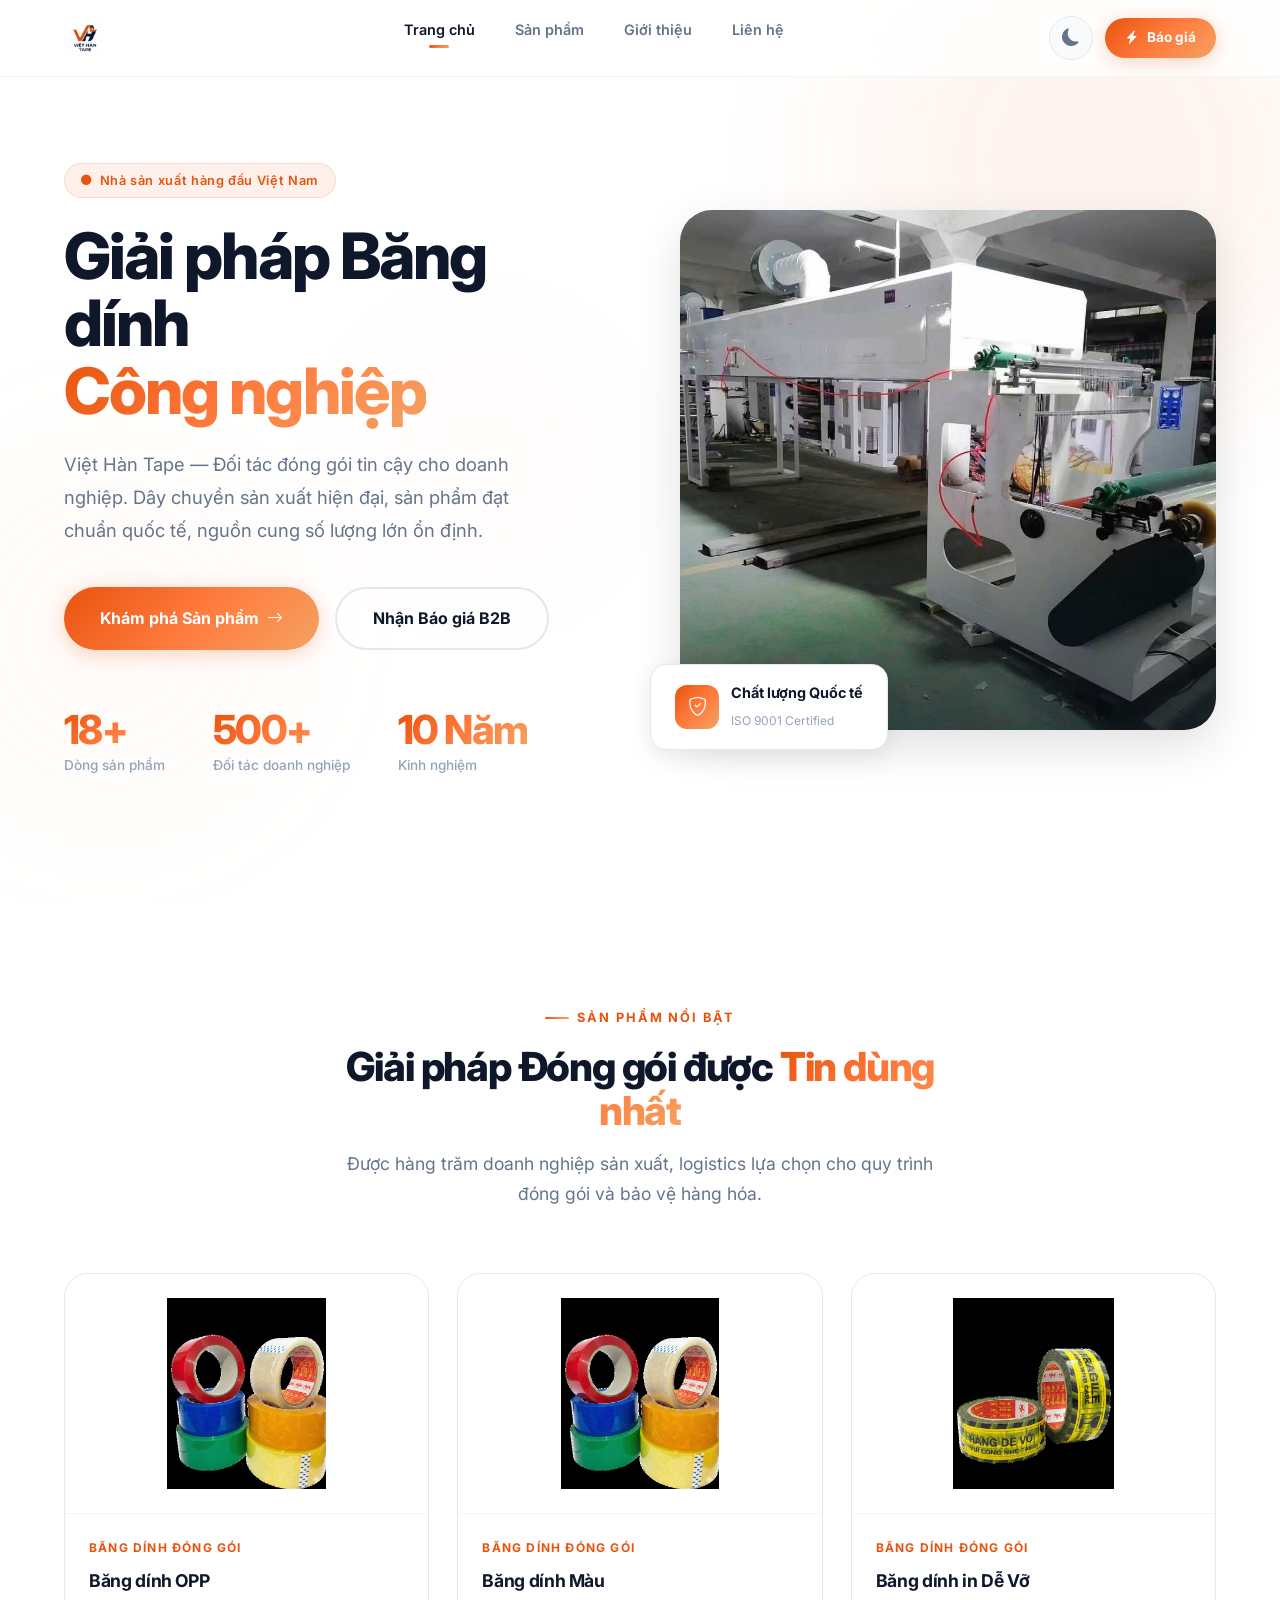
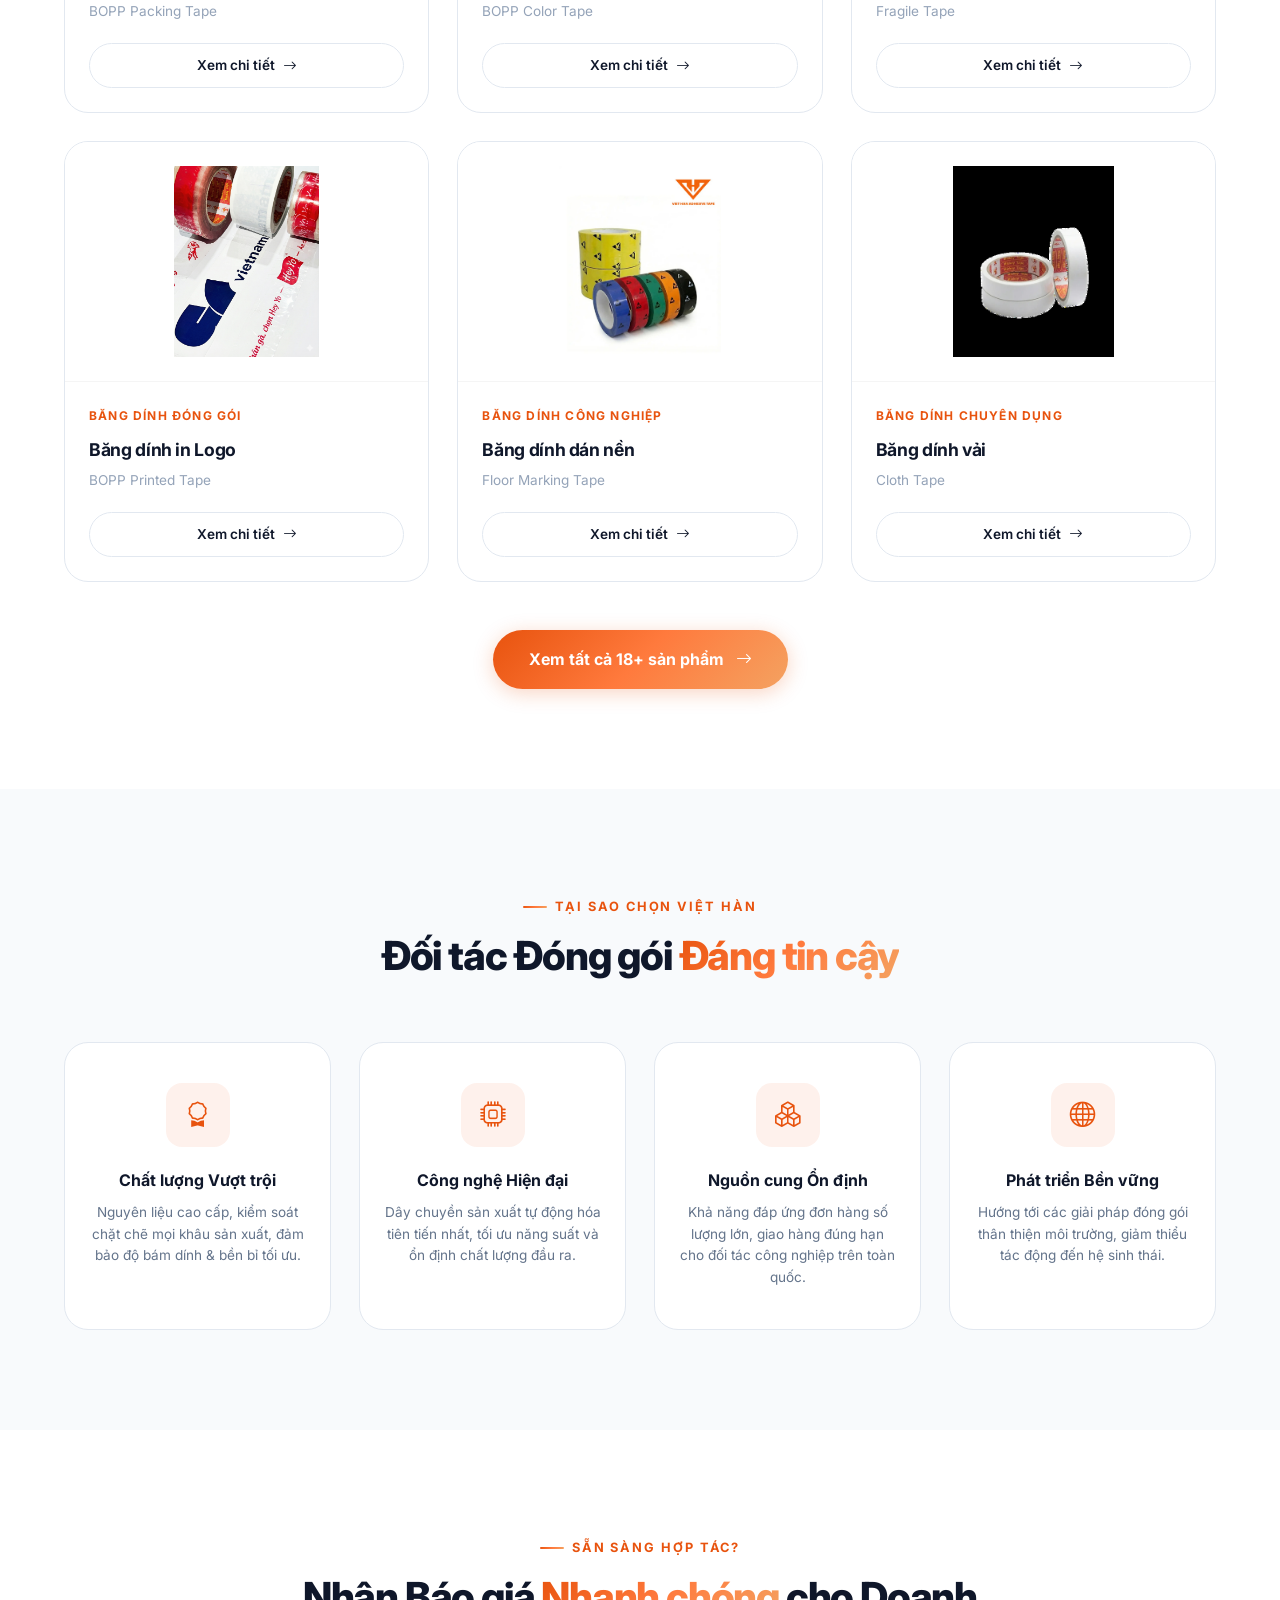
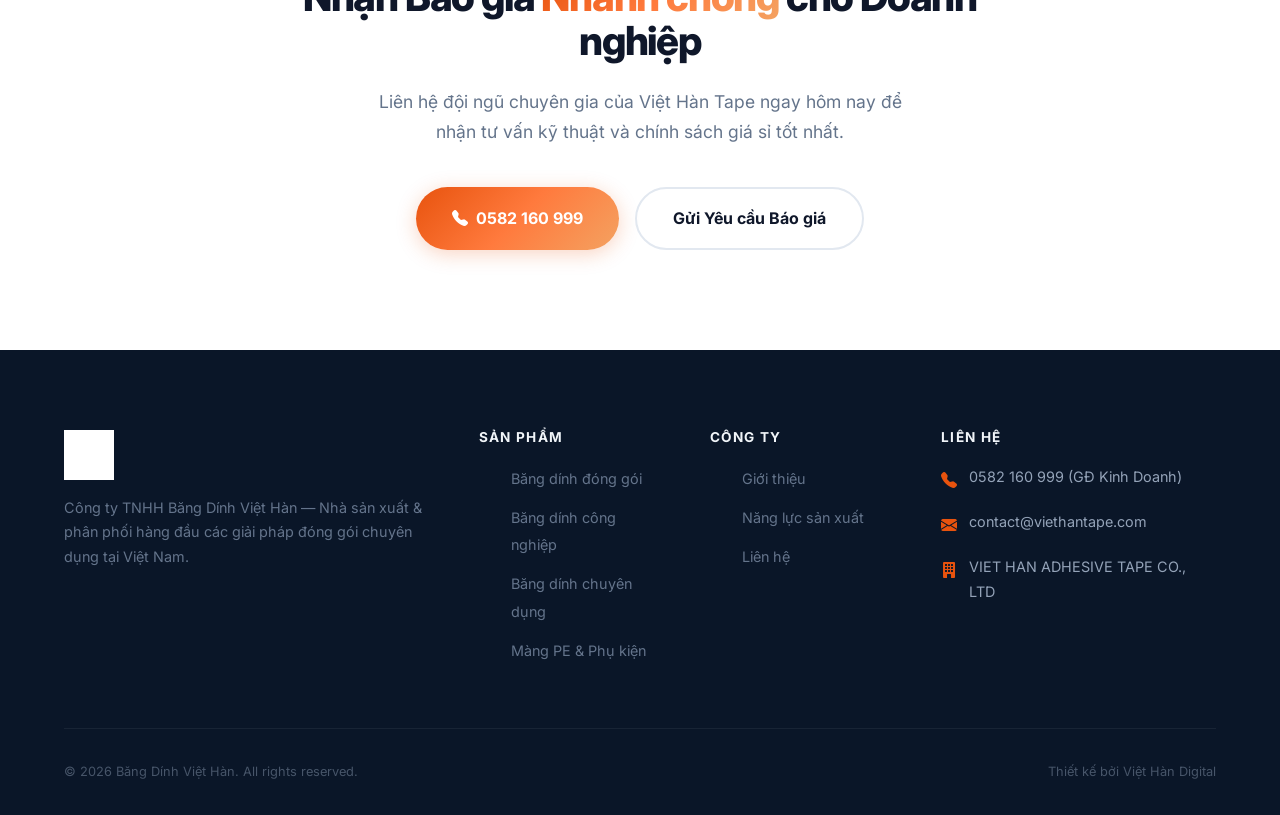
<file: index.html>
<!DOCTYPE html>
<html lang="vi" data-bs-theme="light">
<head>
  <meta charset="UTF-8">
  <meta name="viewport" content="width=device-width, initial-scale=1.0">
  <title>Băng Dính Việt Hàn | Tiên phong Công nghệ — Đối tác Tin cậy</title>
  <meta name="description" content="Việt Hàn Tape — Nhà sản xuất & phân phối hàng đầu băng dính công nghiệp, màng PE và vật liệu đóng gói chuyên dụng.">
  
  <link rel="preconnect" href="https://fonts.googleapis.com">
  <link rel="preconnect" href="https://fonts.gstatic.com" crossorigin>
  <link href="https://fonts.googleapis.com/css2?family=Inter:wght@300;400;500;600;700;800;900&display=swap" rel="stylesheet">
  
  <link href="https://cdn.jsdelivr.net/npm/bootstrap@5.3.3/dist/css/bootstrap.min.css" rel="stylesheet">
  <link rel="stylesheet" href="https://cdn.jsdelivr.net/npm/bootstrap-icons@1.11.3/font/bootstrap-icons.min.css">
  <link rel="stylesheet" href="css/main.css?v=3">
</head>
<body>

  <!-- Navbar -->
  <nav class="vh-nav">
    <div class="container">
      <a class="vh-nav__logo" href="index.html">
        <img src="images/logo.png" alt="Việt Hàn Tape">
      </a>

      <ul class="vh-nav__links">
        <li><a href="index.html" class="active">Trang chủ</a></li>
        <li><a href="shop.html">Sản phẩm</a></li>
        <li><a href="about.html">Giới thiệu</a></li>
        <li><a href="contact.html">Liên hệ</a></li>
      </ul>

      <div class="vh-nav__actions">
        <button id="theme-switch" class="vh-theme-toggle" aria-label="Đổi giao diện">
          <i class="bi bi-moon-fill"></i>
        </button>
        <a href="contact.html" class="vh-btn vh-btn--primary vh-btn--sm">
          <i class="bi bi-lightning-charge-fill"></i> Báo giá
        </a>
        <button class="vh-hamburger" aria-label="Menu">
          <span></span><span></span><span></span>
        </button>
      </div>
    </div>
  </nav>

  <!-- Mobile Menu -->
  <div class="vh-nav__mobile">
    <a href="index.html">Trang chủ</a>
    <a href="shop.html">Sản phẩm</a>
    <a href="about.html">Giới thiệu</a>
    <a href="contact.html">Liên hệ</a>
  </div>

  <!-- Hero -->
  <section class="vh-hero">
    <div class="vh-hero__bg">
      <div class="vh-hero__blob vh-hero__blob--1"></div>
      <div class="vh-hero__blob vh-hero__blob--2"></div>
      <div class="vh-hero__blob vh-hero__blob--3"></div>
    </div>

    <div class="container">
      <div class="vh-hero__grid">
        <div class="reveal-left">
          <div class="vh-hero__badge">
            <i class="bi bi-circle-fill"></i>
            Nhà sản xuất hàng đầu Việt Nam
          </div>

          <h1 class="vh-hero__title">
            Giải pháp Băng dính<br>
            <span class="text-gradient">Công nghiệp</span>
          </h1>

          <p class="vh-hero__desc">
            Việt Hàn Tape — Đối tác đóng gói tin cậy cho doanh nghiệp. Dây chuyền sản xuất hiện đại, sản phẩm đạt chuẩn quốc tế, nguồn cung số lượng lớn ổn định.
          </p>

          <div class="vh-hero__actions">
            <a href="shop.html" class="vh-btn vh-btn--primary vh-btn--lg">
              Khám phá Sản phẩm <i class="bi bi-arrow-right"></i>
            </a>
            <a href="contact.html" class="vh-btn vh-btn--outline vh-btn--lg">
              Nhận Báo giá B2B
            </a>
          </div>

          <div class="vh-hero__stats">
            <div class="vh-hero__stat">
              <div class="vh-hero__stat-number" data-count="18" data-suffix="+">0</div>
              <div class="vh-hero__stat-label">Dòng sản phẩm</div>
            </div>
            <div class="vh-hero__stat">
              <div class="vh-hero__stat-number" data-count="500" data-suffix="+">0</div>
              <div class="vh-hero__stat-label">Đối tác doanh nghiệp</div>
            </div>
            <div class="vh-hero__stat">
              <div class="vh-hero__stat-number" data-count="10" data-suffix=" Năm">0</div>
              <div class="vh-hero__stat-label">Kinh nghiệm</div>
            </div>
          </div>
        </div>

        <div class="vh-hero__visual reveal-right">
          <div class="vh-hero__img-wrapper">
            <img src="images/page5_img0.png" alt="Dây chuyền sản xuất Băng Dính Việt Hàn">
          </div>
          <div class="vh-hero__floating-card">
            <div class="vh-hero__floating-icon">
              <i class="bi bi-shield-check"></i>
            </div>
            <div class="vh-hero__floating-text">
              <strong>Chất lượng Quốc tế</strong>
              <span>ISO 9001 Certified</span>
            </div>
          </div>
        </div>
      </div>
    </div>
  </section>

  <!-- Featured Products -->
  <section class="vh-section">
    <div class="container">
      <div class="vh-section__header reveal">
        <div class="section-label">Sản phẩm nổi bật</div>
        <h2 class="vh-section__title">Giải pháp Đóng gói được <span class="text-gradient">Tin dùng nhất</span></h2>
        <p class="vh-section__desc">Được hàng trăm doanh nghiệp sản xuất, logistics lựa chọn cho quy trình đóng gói và bảo vệ hàng hóa.</p>
      </div>

      <div class="vh-grid vh-grid--3 stagger-children" id="featured-grid">
        <!-- Rendered by main.js -->
      </div>

      <div class="text-center" style="margin-top: 48px;">
        <a href="shop.html" class="vh-btn vh-btn--primary vh-btn--lg reveal">
          Xem tất cả 18+ sản phẩm <i class="bi bi-arrow-right ms-1"></i>
        </a>
      </div>
    </div>
  </section>

  <!-- Why Viet Han -->
  <section class="vh-section vh-section--alt">
    <div class="container">
      <div class="vh-section__header reveal">
        <div class="section-label">Tại sao chọn Việt Hàn</div>
        <h2 class="vh-section__title">Đối tác Đóng gói <span class="text-gradient">Đáng tin cậy</span></h2>
      </div>

      <div class="vh-grid vh-grid--4 stagger-children">
        <div class="vh-value-card">
          <div class="vh-value-card__icon"><i class="bi bi-award"></i></div>
          <div class="vh-value-card__title">Chất lượng Vượt trội</div>
          <div class="vh-value-card__desc">Nguyên liệu cao cấp, kiểm soát chặt chẽ mọi khâu sản xuất, đảm bảo độ bám dính & bền bỉ tối ưu.</div>
        </div>
        <div class="vh-value-card">
          <div class="vh-value-card__icon"><i class="bi bi-cpu"></i></div>
          <div class="vh-value-card__title">Công nghệ Hiện đại</div>
          <div class="vh-value-card__desc">Dây chuyền sản xuất tự động hóa tiên tiến nhất, tối ưu năng suất và ổn định chất lượng đầu ra.</div>
        </div>
        <div class="vh-value-card">
          <div class="vh-value-card__icon"><i class="bi bi-boxes"></i></div>
          <div class="vh-value-card__title">Nguồn cung Ổn định</div>
          <div class="vh-value-card__desc">Khả năng đáp ứng đơn hàng số lượng lớn, giao hàng đúng hạn cho đối tác công nghiệp trên toàn quốc.</div>
        </div>
        <div class="vh-value-card">
          <div class="vh-value-card__icon"><i class="bi bi-globe"></i></div>
          <div class="vh-value-card__title">Phát triển Bền vững</div>
          <div class="vh-value-card__desc">Hướng tới các giải pháp đóng gói thân thiện môi trường, giảm thiểu tác động đến hệ sinh thái.</div>
        </div>
      </div>
    </div>
  </section>

  <!-- CTA Banner -->
  <section class="vh-section" style="text-align: center;">
    <div class="container reveal">
      <div class="section-label" style="justify-content: center;">Sẵn sàng hợp tác?</div>
      <h2 class="vh-section__title" style="max-width: 700px; margin: 0 auto 24px;">
        Nhận Báo giá <span class="text-gradient">Nhanh chóng</span> cho Doanh nghiệp
      </h2>
      <p class="vh-section__desc" style="max-width: 550px; margin: 0 auto 40px;">
        Liên hệ đội ngũ chuyên gia của Việt Hàn Tape ngay hôm nay để nhận tư vấn kỹ thuật và chính sách giá sỉ tốt nhất.
      </p>
      <div style="display: flex; gap: 16px; justify-content: center; flex-wrap: wrap;">
        <a href="tel:0582160999" class="vh-btn vh-btn--primary vh-btn--lg">
          <i class="bi bi-telephone-fill"></i> 0582 160 999
        </a>
        <a href="contact.html" class="vh-btn vh-btn--outline vh-btn--lg">
          Gửi Yêu cầu Báo giá
        </a>
      </div>
    </div>
  </section>

  <!-- Footer -->
  <footer class="vh-footer">
    <div class="container">
      <div class="vh-footer__grid">
        <div class="vh-footer__brand">
          <img src="images/logo.png" alt="Việt Hàn Tape">
          <p>Công ty TNHH Băng Dính Việt Hàn — Nhà sản xuất & phân phối hàng đầu các giải pháp đóng gói chuyên dụng tại Việt Nam.</p>
        </div>

        <div>
          <h4>Sản phẩm</h4>
          <ul class="vh-footer__links">
            <li><a href="shop.html">Băng dính đóng gói</a></li>
            <li><a href="shop.html">Băng dính công nghiệp</a></li>
            <li><a href="shop.html">Băng dính chuyên dụng</a></li>
            <li><a href="shop.html">Màng PE & Phụ kiện</a></li>
          </ul>
        </div>

        <div>
          <h4>Công ty</h4>
          <ul class="vh-footer__links">
            <li><a href="about.html">Giới thiệu</a></li>
            <li><a href="about.html">Năng lực sản xuất</a></li>
            <li><a href="contact.html">Liên hệ</a></li>
          </ul>
        </div>

        <div>
          <h4>Liên hệ</h4>
          <div class="vh-footer__contact-item">
            <i class="bi bi-telephone-fill"></i>
            <span>0582 160 999 (GĐ Kinh Doanh)</span>
          </div>
          <div class="vh-footer__contact-item">
            <i class="bi bi-envelope-fill"></i>
            <span>contact@viethantape.com</span>
          </div>
          <div class="vh-footer__contact-item">
            <i class="bi bi-building-fill"></i>
            <span>VIET HAN ADHESIVE TAPE CO., LTD</span>
          </div>
        </div>
      </div>

      <div class="vh-footer__bottom">
        <span>&copy; 2026 Băng Dính Việt Hàn. All rights reserved.</span>
        <span>Thiết kế bởi Việt Hàn Digital</span>
      </div>
    </div>
  </footer>

  <script src="https://cdn.jsdelivr.net/npm/bootstrap@5.3.3/dist/js/bootstrap.bundle.min.js"></script>
  <script src="js/main.js"></script>
</body>
</html>
</file>
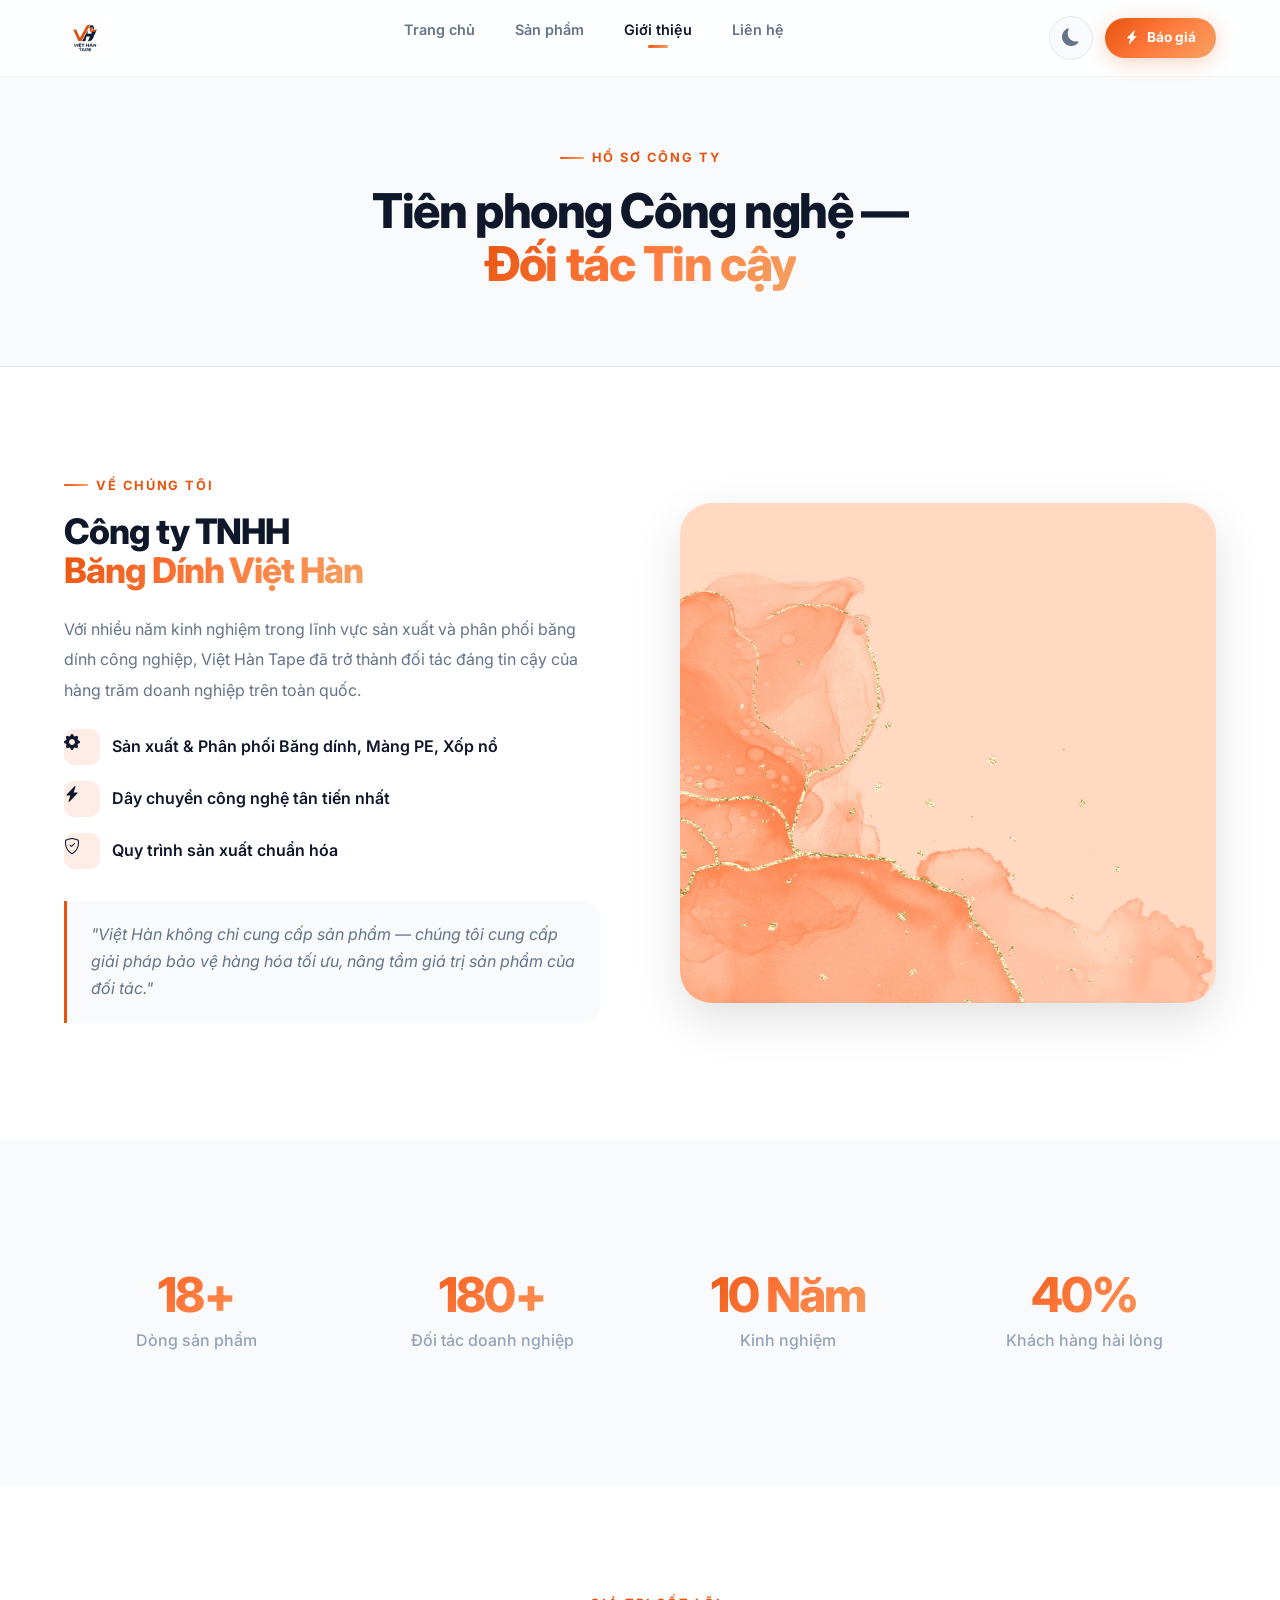
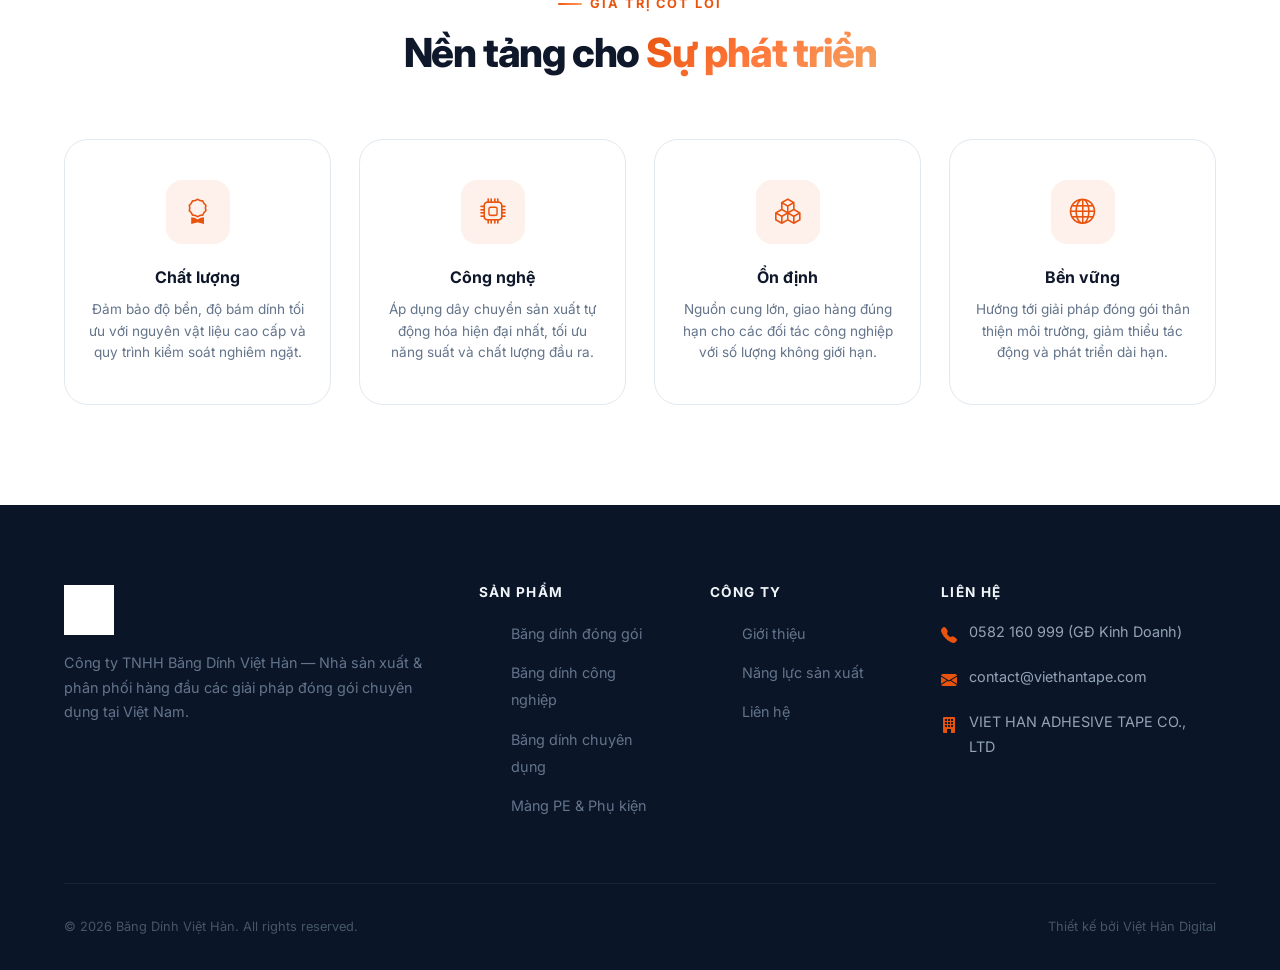
<file: about.html>
<!DOCTYPE html>
<html lang="vi" data-bs-theme="light">
<head>
  <meta charset="UTF-8">
  <meta name="viewport" content="width=device-width, initial-scale=1.0">
  <title>Giới Thiệu | Băng Dính Việt Hàn</title>
  <meta name="description" content="Khám phá hồ sơ năng lực của Công ty TNHH Băng Dính Việt Hàn - Đơn vị tiên phong sản xuất và phân phối giải pháp đóng gói chuyên nghiệp.">

  <link rel="preconnect" href="https://fonts.googleapis.com">
  <link rel="preconnect" href="https://fonts.gstatic.com" crossorigin>
  <link href="https://fonts.googleapis.com/css2?family=Inter:wght@300;400;500;600;700;800;900&display=swap" rel="stylesheet">
  
  <link href="https://cdn.jsdelivr.net/npm/bootstrap@5.3.3/dist/css/bootstrap.min.css" rel="stylesheet">
  <link rel="stylesheet" href="https://cdn.jsdelivr.net/npm/bootstrap-icons@1.11.3/font/bootstrap-icons.min.css">
  <link rel="stylesheet" href="css/main.css?v=3">
</head>
<body>

  <!-- Navbar -->
  <nav class="vh-nav">
    <div class="container">
      <a class="vh-nav__logo" href="index.html"><img src="images/logo.png" alt="Việt Hàn Tape"></a>
      <ul class="vh-nav__links">
        <li><a href="index.html">Trang chủ</a></li>
        <li><a href="shop.html">Sản phẩm</a></li>
        <li><a href="about.html" class="active">Giới thiệu</a></li>
        <li><a href="contact.html">Liên hệ</a></li>
      </ul>
      <div class="vh-nav__actions">
        <button id="theme-switch" class="vh-theme-toggle" aria-label="Đổi giao diện"><i class="bi bi-moon-fill"></i></button>
        <a href="contact.html" class="vh-btn vh-btn--primary vh-btn--sm"><i class="bi bi-lightning-charge-fill"></i> Báo giá</a>
        <button class="vh-hamburger" aria-label="Menu"><span></span><span></span><span></span></button>
      </div>
    </div>
  </nav>
  <div class="vh-nav__mobile">
    <a href="index.html">Trang chủ</a><a href="shop.html">Sản phẩm</a><a href="about.html">Giới thiệu</a><a href="contact.html">Liên hệ</a>
  </div>

  <!-- Page Header -->
  <div class="vh-page-header">
    <div class="container">
      <div class="section-label" style="justify-content: center;">Hồ sơ công ty</div>
      <h1 class="vh-page-header__title">Tiên phong Công nghệ —<br><span class="text-gradient">Đối tác Tin cậy</span></h1>
    </div>
  </div>

  <!-- Company Overview -->
  <section class="vh-section">
    <div class="container">
      <div class="vh-split-grid--about">
        <div class="reveal-left">
          <div class="section-label">Về chúng tôi</div>
          <h2 style="font-size: 2.2rem; margin-bottom: 24px;">Công ty TNHH<br><span class="text-gradient">Băng Dính Việt Hàn</span></h2>
          
          <p style="color: var(--text-secondary); line-height: 1.9; margin-bottom: 24px;">
            Với nhiều năm kinh nghiệm trong lĩnh vực sản xuất và phân phối băng dính công nghiệp, Việt Hàn Tape đã trở thành đối tác đáng tin cậy của hàng trăm doanh nghiệp trên toàn quốc.
          </p>

          <div style="display: flex; flex-direction: column; gap: 16px; margin-bottom: 32px;">
            <div style="display: flex; align-items: center; gap: 12px;">
              <div class="vh-icon-box--sm"><i class="bi bi-gear-fill"></i></div>
              <span style="font-weight: 600;">Sản xuất & Phân phối Băng dính, Màng PE, Xốp nổ</span>
            </div>
            <div style="display: flex; align-items: center; gap: 12px;">
              <div class="vh-icon-box--sm"><i class="bi bi-lightning-charge-fill"></i></div>
              <span style="font-weight: 600;">Dây chuyền công nghệ tân tiến nhất</span>
            </div>
            <div style="display: flex; align-items: center; gap: 12px;">
              <div class="vh-icon-box--sm"><i class="bi bi-shield-check"></i></div>
              <span style="font-weight: 600;">Quy trình sản xuất chuẩn hóa</span>
            </div>
          </div>

          <blockquote style="border-left: 3px solid var(--vh-orange); padding: 20px 24px; background: var(--bg-secondary); border-radius: 0 var(--radius-md) var(--radius-md) 0; font-style: italic; color: var(--text-secondary);">
            "Việt Hàn không chỉ cung cấp sản phẩm — chúng tôi cung cấp giải pháp bảo vệ hàng hóa tối ưu, nâng tầm giá trị sản phẩm của đối tác."
          </blockquote>
        </div>

        <div class="reveal-right">
          <div style="border-radius: var(--radius-xl); overflow: hidden; box-shadow: var(--shadow-lg);">
            <img src="images/page2_img0.jpeg" alt="Sản xuất Băng Dính" style="width: 100%; height: 500px; object-fit: cover; display: block;">
          </div>
        </div>
      </div>
    </div>
  </section>

  <!-- Stats -->
  <section class="vh-section vh-section--alt">
    <div class="container">
      <div class="vh-stats-grid stagger-children">
        <div style="padding: 32px;">
          <div class="vh-hero__stat-number" data-count="18" data-suffix="+" style="font-size: 3rem; margin-bottom: 8px;">0</div>
          <div style="color: var(--text-muted); font-weight: 500;">Dòng sản phẩm</div>
        </div>
        <div style="padding: 32px;">
          <div class="vh-hero__stat-number" data-count="500" data-suffix="+" style="font-size: 3rem; margin-bottom: 8px;">0</div>
          <div style="color: var(--text-muted); font-weight: 500;">Đối tác doanh nghiệp</div>
        </div>
        <div style="padding: 32px;">
          <div class="vh-hero__stat-number" data-count="10" data-suffix=" Năm" style="font-size: 3rem; margin-bottom: 8px;">0</div>
          <div style="color: var(--text-muted); font-weight: 500;">Kinh nghiệm</div>
        </div>
        <div style="padding: 32px;">
          <div class="vh-hero__stat-number" data-count="99" data-suffix="%" style="font-size: 3rem; margin-bottom: 8px;">0</div>
          <div style="color: var(--text-muted); font-weight: 500;">Khách hàng hài lòng</div>
        </div>
      </div>
    </div>
  </section>

  <!-- Core Values -->
  <section class="vh-section">
    <div class="container">
      <div class="vh-section__header reveal">
        <div class="section-label">Giá trị cốt lõi</div>
        <h2 class="vh-section__title">Nền tảng cho <span class="text-gradient">Sự phát triển</span></h2>
      </div>

      <div class="vh-grid vh-grid--4 stagger-children">
        <div class="vh-value-card">
          <div class="vh-value-card__icon"><i class="bi bi-award"></i></div>
          <div class="vh-value-card__title">Chất lượng</div>
          <div class="vh-value-card__desc">Đảm bảo độ bền, độ bám dính tối ưu với nguyên vật liệu cao cấp và quy trình kiểm soát nghiêm ngặt.</div>
        </div>
        <div class="vh-value-card">
          <div class="vh-value-card__icon"><i class="bi bi-cpu"></i></div>
          <div class="vh-value-card__title">Công nghệ</div>
          <div class="vh-value-card__desc">Áp dụng dây chuyền sản xuất tự động hóa hiện đại nhất, tối ưu năng suất và chất lượng đầu ra.</div>
        </div>
        <div class="vh-value-card">
          <div class="vh-value-card__icon"><i class="bi bi-boxes"></i></div>
          <div class="vh-value-card__title">Ổn định</div>
          <div class="vh-value-card__desc">Nguồn cung lớn, giao hàng đúng hạn cho các đối tác công nghiệp với số lượng không giới hạn.</div>
        </div>
        <div class="vh-value-card">
          <div class="vh-value-card__icon"><i class="bi bi-globe"></i></div>
          <div class="vh-value-card__title">Bền vững</div>
          <div class="vh-value-card__desc">Hướng tới giải pháp đóng gói thân thiện môi trường, giảm thiểu tác động và phát triển dài hạn.</div>
        </div>
      </div>
    </div>
  </section>

  <!-- Footer -->
  <footer class="vh-footer">
    <div class="container">
      <div class="vh-footer__grid">
        <div class="vh-footer__brand">
          <img src="images/logo.png" alt="Việt Hàn Tape">
          <p>Công ty TNHH Băng Dính Việt Hàn — Nhà sản xuất & phân phối hàng đầu các giải pháp đóng gói chuyên dụng tại Việt Nam.</p>
        </div>

        <div>
          <h4>Sản phẩm</h4>
          <ul class="vh-footer__links">
            <li><a href="shop.html">Băng dính đóng gói</a></li>
            <li><a href="shop.html">Băng dính công nghiệp</a></li>
            <li><a href="shop.html">Băng dính chuyên dụng</a></li>
            <li><a href="shop.html">Màng PE & Phụ kiện</a></li>
          </ul>
        </div>

        <div>
          <h4>Công ty</h4>
          <ul class="vh-footer__links">
            <li><a href="about.html">Giới thiệu</a></li>
            <li><a href="about.html">Năng lực sản xuất</a></li>
            <li><a href="contact.html">Liên hệ</a></li>
          </ul>
        </div>

        <div>
          <h4>Liên hệ</h4>
          <div class="vh-footer__contact-item">
            <i class="bi bi-telephone-fill"></i>
            <span>0582 160 999 (GĐ Kinh Doanh)</span>
          </div>
          <div class="vh-footer__contact-item">
            <i class="bi bi-envelope-fill"></i>
            <span>contact@viethantape.com</span>
          </div>
          <div class="vh-footer__contact-item">
            <i class="bi bi-building-fill"></i>
            <span>VIET HAN ADHESIVE TAPE CO., LTD</span>
          </div>
        </div>
      </div>

      <div class="vh-footer__bottom">
        <span>&copy; 2026 Băng Dính Việt Hàn. All rights reserved.</span>
        <span>Thiết kế bởi Việt Hàn Digital</span>
      </div>
    </div>
  </footer>

  <script src="https://cdn.jsdelivr.net/npm/bootstrap@5.3.3/dist/js/bootstrap.bundle.min.js"></script>
  <script src="js/main.js"></script>
</body>
</html>
</file>
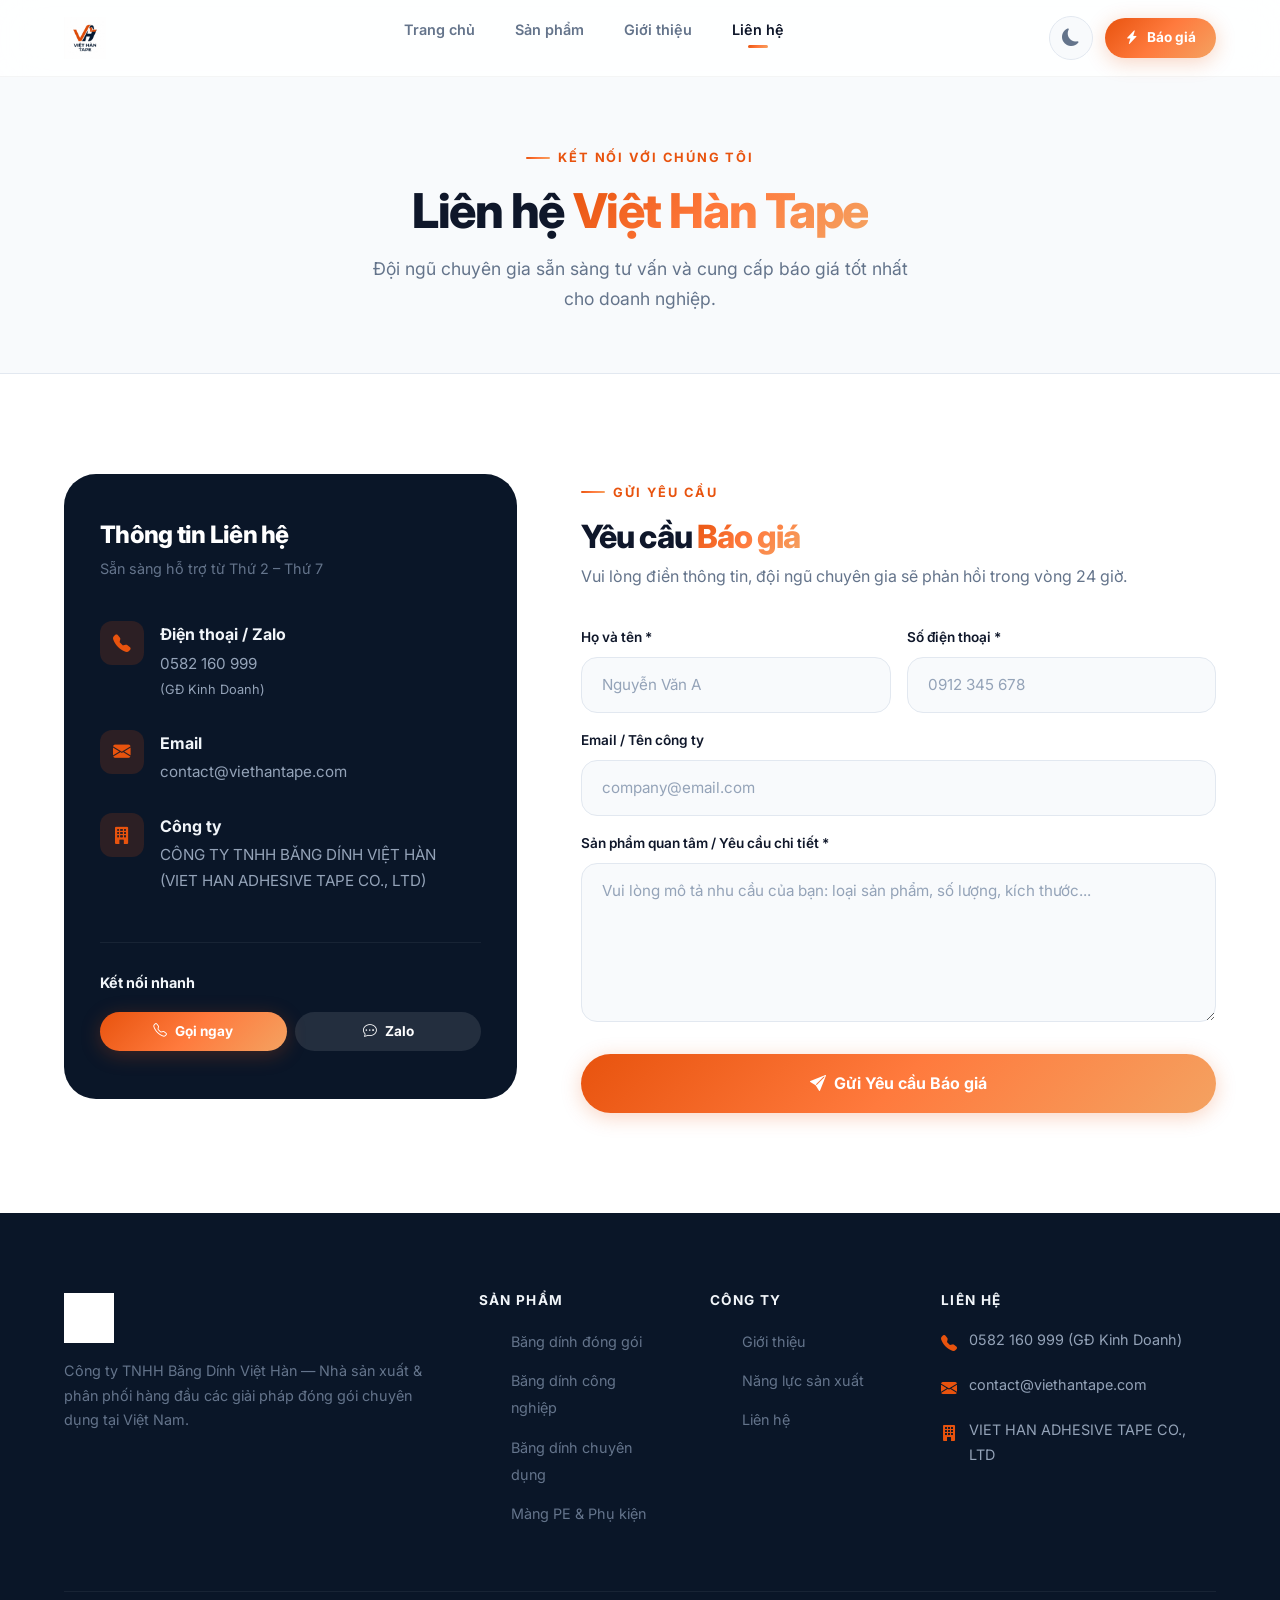
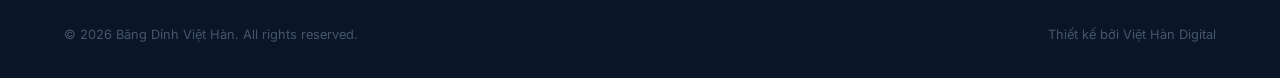
<file: contact.html>
<!DOCTYPE html>
<html lang="vi" data-bs-theme="light">
<head>
  <meta charset="UTF-8">
  <meta name="viewport" content="width=device-width, initial-scale=1.0">
  <title>Liên Hệ | Băng Dính Việt Hàn</title>
  <meta name="description" content="Liên hệ ngay với Băng Dính Việt Hàn để nhận báo giá sỉ tốt nhất. Đội ngũ chuyên gia luôn sẵn sàng hỗ trợ doanh nghiệp 24/7.">

  <link rel="preconnect" href="https://fonts.googleapis.com">
  <link rel="preconnect" href="https://fonts.gstatic.com" crossorigin>
  <link href="https://fonts.googleapis.com/css2?family=Inter:wght@300;400;500;600;700;800;900&display=swap" rel="stylesheet">
  
  <link href="https://cdn.jsdelivr.net/npm/bootstrap@5.3.3/dist/css/bootstrap.min.css" rel="stylesheet">
  <link rel="stylesheet" href="https://cdn.jsdelivr.net/npm/bootstrap-icons@1.11.3/font/bootstrap-icons.min.css">
  <link rel="stylesheet" href="css/main.css?v=3">
</head>
<body>

  <!-- Navbar -->
  <nav class="vh-nav">
    <div class="container">
      <a class="vh-nav__logo" href="index.html"><img src="images/logo.png" alt="Việt Hàn Tape"></a>
      <ul class="vh-nav__links">
        <li><a href="index.html">Trang chủ</a></li>
        <li><a href="shop.html">Sản phẩm</a></li>
        <li><a href="about.html">Giới thiệu</a></li>
        <li><a href="contact.html" class="active">Liên hệ</a></li>
      </ul>
      <div class="vh-nav__actions">
        <button id="theme-switch" class="vh-theme-toggle" aria-label="Đổi giao diện"><i class="bi bi-moon-fill"></i></button>
        <a href="contact.html" class="vh-btn vh-btn--primary vh-btn--sm"><i class="bi bi-lightning-charge-fill"></i> Báo giá</a>
        <button class="vh-hamburger" aria-label="Menu"><span></span><span></span><span></span></button>
      </div>
    </div>
  </nav>
  <div class="vh-nav__mobile">
    <a href="index.html">Trang chủ</a><a href="shop.html">Sản phẩm</a><a href="about.html">Giới thiệu</a><a href="contact.html">Liên hệ</a>
  </div>

  <!-- Page Header -->
  <div class="vh-page-header">
    <div class="container">
      <div class="section-label" style="justify-content: center;">Kết nối với chúng tôi</div>
      <h1 class="vh-page-header__title">Liên hệ <span class="text-gradient">Việt Hàn Tape</span></h1>
      <p class="vh-page-header__desc">Đội ngũ chuyên gia sẵn sàng tư vấn và cung cấp báo giá tốt nhất cho doanh nghiệp.</p>
    </div>
  </div>

  <!-- Contact Content -->
  <section class="vh-section">
    <div class="container">
      <div class="vh-split-grid--contact">

        <!-- Contact Info Card -->
        <div class="reveal-left">
          <div class="vh-contact-card">
            <h3 style="font-size: 1.5rem; font-weight: 800; margin-bottom: 8px; color: #fff;">Thông tin Liên hệ</h3>
            <p style="color: #64748B; margin-bottom: 40px; font-size: 0.9rem;">Sẵn sàng hỗ trợ từ Thứ 2 – Thứ 7</p>
            
            <div style="display: flex; flex-direction: column; gap: 28px; margin-bottom: 48px;">
              <div style="display: flex; gap: 16px; align-items: flex-start;">
                <div class="vh-icon-box">
                  <i class="bi bi-telephone-fill"></i>
                </div>
                <div>
                  <div style="font-weight: 700; margin-bottom: 2px;">Điện thoại / Zalo</div>
                  <div style="color: #94A3B8; font-size: 0.95rem;">0582 160 999<br><span style="font-size: 0.8rem;">(GĐ Kinh Doanh)</span></div>
                </div>
              </div>

              <div style="display: flex; gap: 16px; align-items: flex-start;">
                <div class="vh-icon-box">
                  <i class="bi bi-envelope-fill"></i>
                </div>
                <div>
                  <div style="font-weight: 700; margin-bottom: 2px;">Email</div>
                  <div style="color: #94A3B8; font-size: 0.95rem;">contact@viethantape.com</div>
                </div>
              </div>

              <div style="display: flex; gap: 16px; align-items: flex-start;">
                <div class="vh-icon-box">
                  <i class="bi bi-building-fill"></i>
                </div>
                <div>
                  <div style="font-weight: 700; margin-bottom: 2px;">Công ty</div>
                  <div style="color: #94A3B8; font-size: 0.95rem;">CÔNG TY TNHH BĂNG DÍNH VIỆT HÀN<br>(VIET HAN ADHESIVE TAPE CO., LTD)</div>
                </div>
              </div>
            </div>

            <div style="border-top: 1px solid rgba(255,255,255,0.06); padding-top: 28px;">
              <div style="font-weight: 700; margin-bottom: 16px; font-size: 0.9rem;">Kết nối nhanh</div>
              <div style="display: flex; gap: 8px;">
                <a href="tel:0582160999" class="vh-btn vh-btn--primary vh-btn--sm" style="flex: 1; justify-content: center;">
                  <i class="bi bi-telephone"></i> Gọi ngay
                </a>
                <a href="https://zalo.me/0582160999" class="vh-btn vh-btn--sm" style="flex: 1; justify-content: center; background: rgba(255,255,255,0.1); color: #fff; border-radius: var(--radius-full);">
                  <i class="bi bi-chat-dots"></i> Zalo
                </a>
              </div>
            </div>
          </div>
        </div>

        <!-- Contact Form -->
        <div class="reveal-right">
          <div class="section-label">Gửi yêu cầu</div>
          <h2 style="font-size: 2rem; margin-bottom: 8px;">Yêu cầu <span class="text-gradient">Báo giá</span></h2>
          <p style="color: var(--text-secondary); margin-bottom: 36px;">Vui lòng điền thông tin, đội ngũ chuyên gia sẽ phản hồi trong vòng 24 giờ.</p>

          <form onsubmit="event.preventDefault(); alert('✓ Cảm ơn bạn! Yêu cầu đã được gửi thành công. Chúng tôi sẽ liên hệ trong 24h.'); this.reset();">
            <div class="vh-form-grid" style="margin-bottom: 16px;">
              <div>
                <label style="display: block; font-size: 0.85rem; font-weight: 600; margin-bottom: 8px;">Họ và tên *</label>
                <input type="text" class="vh-input" placeholder="Nguyễn Văn A" required>
              </div>
              <div>
                <label style="display: block; font-size: 0.85rem; font-weight: 600; margin-bottom: 8px;">Số điện thoại *</label>
                <input type="tel" class="vh-input" placeholder="0912 345 678" required>
              </div>
            </div>
            <div style="margin-bottom: 16px;">
              <label style="display: block; font-size: 0.85rem; font-weight: 600; margin-bottom: 8px;">Email / Tên công ty</label>
              <input type="text" class="vh-input" placeholder="company@email.com">
            </div>
            <div style="margin-bottom: 24px;">
              <label style="display: block; font-size: 0.85rem; font-weight: 600; margin-bottom: 8px;">Sản phẩm quan tâm / Yêu cầu chi tiết *</label>
              <textarea class="vh-input" rows="5" placeholder="Vui lòng mô tả nhu cầu của bạn: loại sản phẩm, số lượng, kích thước..." required></textarea>
            </div>
            <button type="submit" class="vh-btn vh-btn--primary vh-btn--lg" style="width: 100%; justify-content: center;">
              <i class="bi bi-send-fill"></i> Gửi Yêu cầu Báo giá
            </button>
          </form>
        </div>
      </div>
    </div>
  </section>

  <!-- Footer -->
  <footer class="vh-footer">
    <div class="container">
      <div class="vh-footer__grid">
        <div class="vh-footer__brand">
          <img src="images/logo.png" alt="Việt Hàn Tape">
          <p>Công ty TNHH Băng Dính Việt Hàn — Nhà sản xuất & phân phối hàng đầu các giải pháp đóng gói chuyên dụng tại Việt Nam.</p>
        </div>

        <div>
          <h4>Sản phẩm</h4>
          <ul class="vh-footer__links">
            <li><a href="shop.html">Băng dính đóng gói</a></li>
            <li><a href="shop.html">Băng dính công nghiệp</a></li>
            <li><a href="shop.html">Băng dính chuyên dụng</a></li>
            <li><a href="shop.html">Màng PE & Phụ kiện</a></li>
          </ul>
        </div>

        <div>
          <h4>Công ty</h4>
          <ul class="vh-footer__links">
            <li><a href="about.html">Giới thiệu</a></li>
            <li><a href="about.html">Năng lực sản xuất</a></li>
            <li><a href="contact.html">Liên hệ</a></li>
          </ul>
        </div>

        <div>
          <h4>Liên hệ</h4>
          <div class="vh-footer__contact-item">
            <i class="bi bi-telephone-fill"></i>
            <span>0582 160 999 (GĐ Kinh Doanh)</span>
          </div>
          <div class="vh-footer__contact-item">
            <i class="bi bi-envelope-fill"></i>
            <span>contact@viethantape.com</span>
          </div>
          <div class="vh-footer__contact-item">
            <i class="bi bi-building-fill"></i>
            <span>VIET HAN ADHESIVE TAPE CO., LTD</span>
          </div>
        </div>
      </div>

      <div class="vh-footer__bottom">
        <span>&copy; 2026 Băng Dính Việt Hàn. All rights reserved.</span>
        <span>Thiết kế bởi Việt Hàn Digital</span>
      </div>
    </div>
  </footer>

  <script src="https://cdn.jsdelivr.net/npm/bootstrap@5.3.3/dist/js/bootstrap.bundle.min.js"></script>
  <script src="js/main.js"></script>
</body>
</html>
</file>
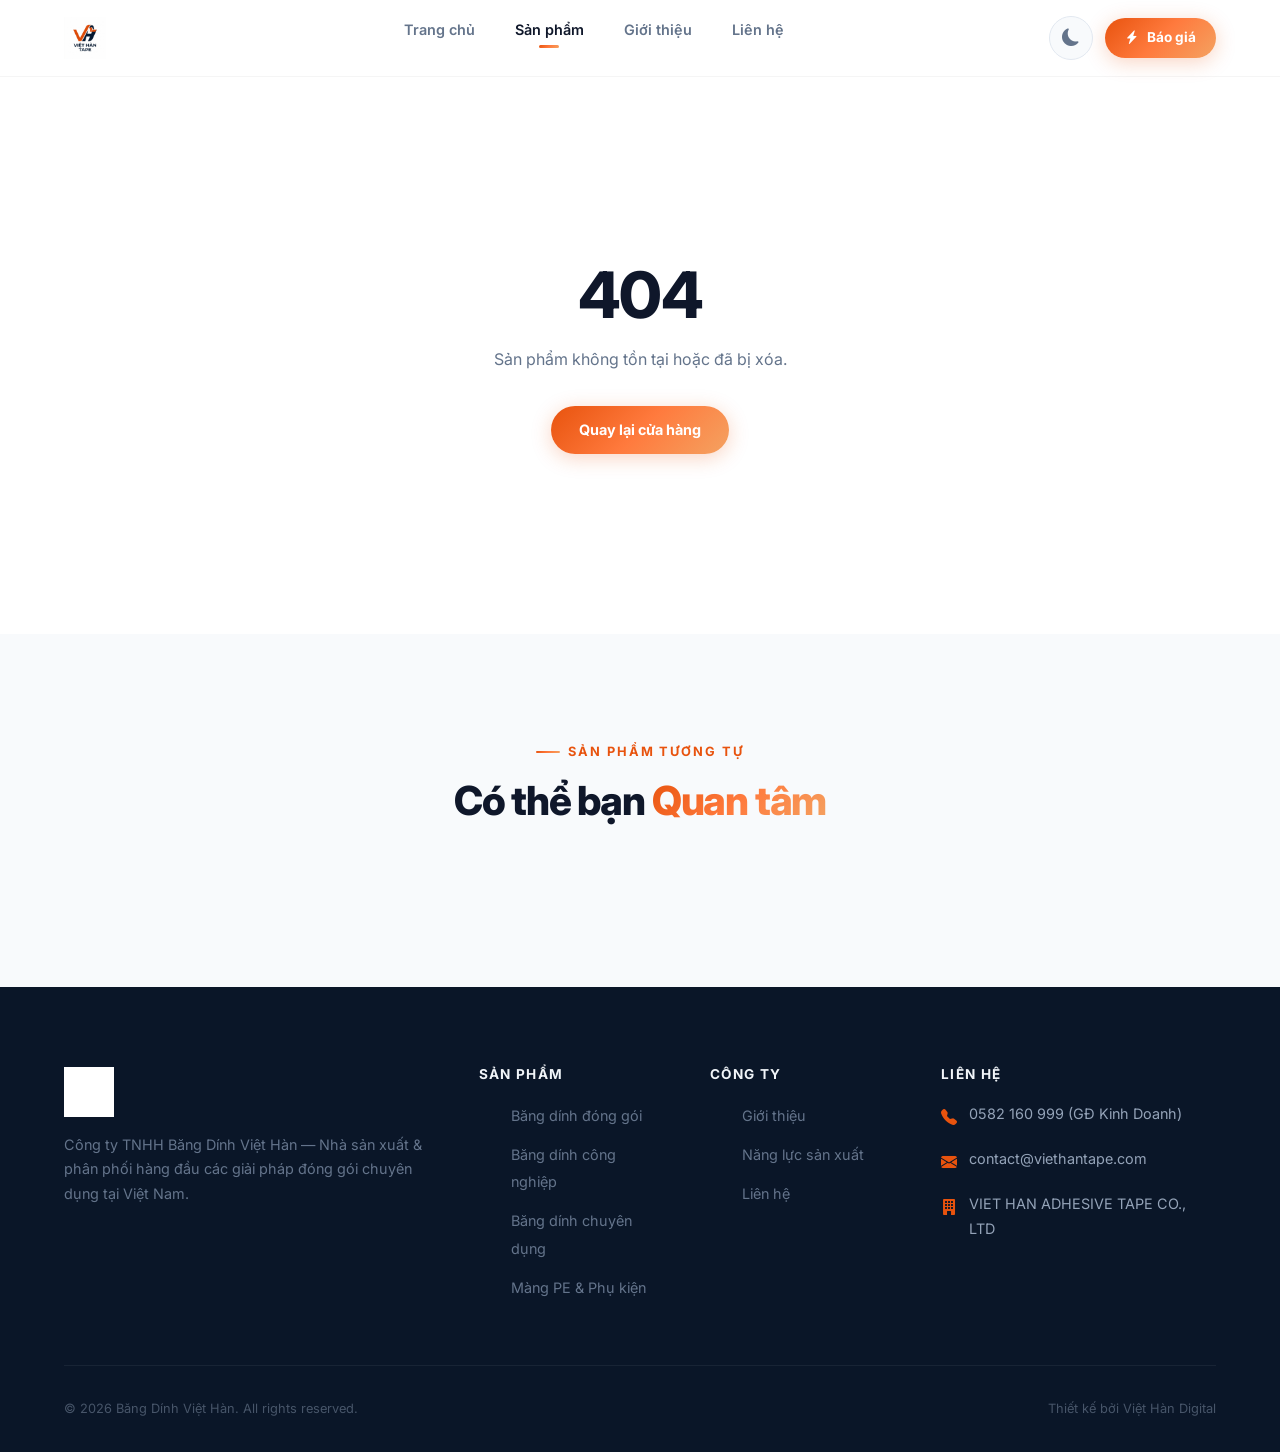
<file: product.html>
<!DOCTYPE html>
<html lang="vi" data-bs-theme="light">
<head>
  <meta charset="UTF-8">
  <meta name="viewport" content="width=device-width, initial-scale=1.0">
  <title>Chi tiết sản phẩm | Băng Dính Việt Hàn</title>

  <link rel="preconnect" href="https://fonts.googleapis.com">
  <link rel="preconnect" href="https://fonts.gstatic.com" crossorigin>
  <link href="https://fonts.googleapis.com/css2?family=Inter:wght@300;400;500;600;700;800;900&display=swap" rel="stylesheet">
  
  <link href="https://cdn.jsdelivr.net/npm/bootstrap@5.3.3/dist/css/bootstrap.min.css" rel="stylesheet">
  <link rel="stylesheet" href="https://cdn.jsdelivr.net/npm/bootstrap-icons@1.11.3/font/bootstrap-icons.min.css">
  <link rel="stylesheet" href="css/main.css?v=3">
</head>
<body>

  <!-- Navbar -->
  <nav class="vh-nav">
    <div class="container">
      <a class="vh-nav__logo" href="index.html"><img src="images/logo.png" alt="Việt Hàn Tape"></a>
      <ul class="vh-nav__links">
        <li><a href="index.html">Trang chủ</a></li>
        <li><a href="shop.html" class="active">Sản phẩm</a></li>
        <li><a href="about.html">Giới thiệu</a></li>
        <li><a href="contact.html">Liên hệ</a></li>
      </ul>
      <div class="vh-nav__actions">
        <button id="theme-switch" class="vh-theme-toggle"><i class="bi bi-moon-fill"></i></button>
        <a href="contact.html" class="vh-btn vh-btn--primary vh-btn--sm"><i class="bi bi-lightning-charge-fill"></i> Báo giá</a>
        <button class="vh-hamburger" aria-label="Menu"><span></span><span></span><span></span></button>
      </div>
    </div>
  </nav>
  <div class="vh-nav__mobile">
    <a href="index.html">Trang chủ</a><a href="shop.html">Sản phẩm</a><a href="about.html">Giới thiệu</a><a href="contact.html">Liên hệ</a>
  </div>

  <!-- Product Detail Content (rendered by JS) -->
  <section class="vh-section" style="padding-top: 140px;" id="product-detail">
    <div class="container">
      <div style="text-align:center; padding: 80px 0;">
        <div class="spinner-border" style="color: var(--vh-orange);" role="status"></div>
      </div>
    </div>
  </section>

  <!-- Related Products -->
  <section class="vh-section vh-section--alt">
    <div class="container">
      <div class="vh-section__header reveal">
        <div class="section-label">Sản phẩm tương tự</div>
        <h2 class="vh-section__title">Có thể bạn <span class="text-gradient">Quan tâm</span></h2>
      </div>
      <div class="vh-grid vh-grid--4 stagger-children" id="related-grid"></div>
    </div>
  </section>

  <!-- Footer -->
  <footer class="vh-footer">
    <div class="container">
      <div class="vh-footer__grid">
        <div class="vh-footer__brand">
          <img src="images/logo.png" alt="Việt Hàn Tape">
          <p>Công ty TNHH Băng Dính Việt Hàn — Nhà sản xuất & phân phối hàng đầu các giải pháp đóng gói chuyên dụng tại Việt Nam.</p>
        </div>

        <div>
          <h4>Sản phẩm</h4>
          <ul class="vh-footer__links">
            <li><a href="shop.html">Băng dính đóng gói</a></li>
            <li><a href="shop.html">Băng dính công nghiệp</a></li>
            <li><a href="shop.html">Băng dính chuyên dụng</a></li>
            <li><a href="shop.html">Màng PE & Phụ kiện</a></li>
          </ul>
        </div>

        <div>
          <h4>Công ty</h4>
          <ul class="vh-footer__links">
            <li><a href="about.html">Giới thiệu</a></li>
            <li><a href="about.html">Năng lực sản xuất</a></li>
            <li><a href="contact.html">Liên hệ</a></li>
          </ul>
        </div>

        <div>
          <h4>Liên hệ</h4>
          <div class="vh-footer__contact-item">
            <i class="bi bi-telephone-fill"></i>
            <span>0582 160 999 (GĐ Kinh Doanh)</span>
          </div>
          <div class="vh-footer__contact-item">
            <i class="bi bi-envelope-fill"></i>
            <span>contact@viethantape.com</span>
          </div>
          <div class="vh-footer__contact-item">
            <i class="bi bi-building-fill"></i>
            <span>VIET HAN ADHESIVE TAPE CO., LTD</span>
          </div>
        </div>
      </div>

      <div class="vh-footer__bottom">
        <span>&copy; 2026 Băng Dính Việt Hàn. All rights reserved.</span>
        <span>Thiết kế bởi Việt Hàn Digital</span>
      </div>
    </div>
  </footer>

  <script src="https://cdn.jsdelivr.net/npm/bootstrap@5.3.3/dist/js/bootstrap.bundle.min.js"></script>
  <script src="js/main.js"></script>
  <script>
    document.addEventListener('DOMContentLoaded', () => {
      const urlParams = new URLSearchParams(window.location.search);
      const productId = parseInt(urlParams.get('id'));
      const product = products.find(p => p.id === productId);
      const container = document.getElementById('product-detail');

      if (!product) {
        container.innerHTML = `
          <div class="container" style="text-align:center; padding: 120px 0 80px;">
            <h1 style="font-size: 4rem; margin-bottom: 16px;">404</h1>
            <p style="color: var(--text-secondary); margin-bottom: 32px;">Sản phẩm không tồn tại hoặc đã bị xóa.</p>
            <a href="shop.html" class="vh-btn vh-btn--primary">Quay lại cửa hàng</a>
          </div>`;
        return;
      }

      document.title = `${product.name} | Băng Dính Việt Hàn`;

      container.innerHTML = `
        <div class="container">
          <!-- Breadcrumb -->
          <nav style="margin-bottom: 32px; font-size: 0.85rem; color: var(--text-muted);">
            <a href="index.html" style="color: var(--text-muted); text-decoration: none;">Trang chủ</a>
            <span style="margin: 0 8px;">/</span>
            <a href="shop.html" style="color: var(--text-muted); text-decoration: none;">Sản phẩm</a>
            <span style="margin: 0 8px;">/</span>
            <span style="color: var(--vh-orange);">${product.name}</span>
          </nav>

          <div class="vh-split-grid">
            <!-- Product Image -->
            <div class="reveal-left">
              <div style="background: #fff; border-radius: var(--radius-xl); padding: 40px; border: 1px solid var(--border-color); box-shadow: var(--shadow-md);">
                <img src="${product.image}" alt="${product.name}" style="width: 100%; object-fit: contain; max-height: 400px;">
              </div>
            </div>
            
            <!-- Product Info -->
            <div class="reveal-right">
              <div class="vh-badge" style="margin-bottom: 16px;">
                ${product.category}
              </div>
              <h1 style="font-size: 2.5rem; font-weight: 800; letter-spacing: -0.03em; margin-bottom: 8px;">${product.name}</h1>
              <p style="font-size: 1.1rem; color: var(--text-muted); margin-bottom: 32px;">${product.nameEn}</p>

              <div style="border-left: 3px solid var(--vh-orange); padding-left: 20px; margin-bottom: 32px; color: var(--text-secondary); line-height: 1.8;">
                Sản phẩm <strong>${product.name}</strong> chất lượng cao từ Băng Dính Việt Hàn. Sản xuất trên dây chuyền công nghệ hiện đại, đáp ứng yêu cầu khắt khe về độ bám dính, độ bền kéo và tính ổn định.
              </div>

              <!-- Specs Table -->
              <div style="background: var(--bg-secondary); border-radius: var(--radius-md); padding: 24px; margin-bottom: 32px; border: 1px solid var(--border-color);">
                <div class="vh-specs-grid" style="font-size: 0.9rem;">
                  <div><span style="color: var(--text-muted);">Nhà sản xuất</span><br><strong>Việt Hàn Tape</strong></div>
                  <div><span style="color: var(--text-muted);">Tình trạng</span><br><strong style="color: #10B981;">● Sẵn hàng</strong></div>
                  <div><span style="color: var(--text-muted);">Đóng gói</span><br><strong>Theo yêu cầu</strong></div>
                  <div><span style="color: var(--text-muted);">MOQ</span><br><strong>Liên hệ</strong></div>
                </div>
              </div>

              <!-- CTA -->
              <div class="vh-cta-box">
                <div style="font-weight: 700; font-size: 1.1rem; margin-bottom: 8px;">
                  <i class="bi bi-box-seam" style="color: var(--vh-orange); margin-right: 8px;"></i>
                  Yêu cầu Báo giá / Nhận mẫu thử
                </div>
                <p style="font-size: 0.9rem; color: var(--text-secondary); margin-bottom: 20px;">
                  Liên hệ trực tiếp với bộ phận kinh doanh B2B để nhận chính sách giá sỉ tốt nhất.
                </p>
                <div style="display: flex; gap: 12px; flex-wrap: wrap;">
                  <a href="tel:0582160999" class="vh-btn vh-btn--primary">
                    <i class="bi bi-telephone-fill"></i> 0582 160 999
                  </a>
                  <a href="https://zalo.me/0582160999" class="vh-btn vh-btn--outline">
                    <i class="bi bi-chat-dots-fill"></i> Chat Zalo
                  </a>
                </div>
              </div>
            </div>
          </div>
        </div>`;

      // Related products
      const relatedGrid = document.getElementById('related-grid');
      let related = products.filter(p => p.category === product.category && p.id !== product.id).slice(0, 4);
      if (related.length < 4) {
        related.push(...products.filter(p => p.id !== product.id && p.category !== product.category).slice(0, 4 - related.length));
      }
      relatedGrid.innerHTML = related.map(p => `
        <div class="vh-product-card">
          <div class="vh-product-card__img"><img src="${p.image}" alt="${p.name}"></div>
          <div class="vh-product-card__body">
            <div class="vh-product-card__cat">${p.category}</div>
            <div class="vh-product-card__title">${p.name}</div>
            <a href="product.html?id=${p.id}" class="vh-product-card__btn">Chi tiết <i class="bi bi-arrow-right"></i></a>
          </div>
        </div>
      `).join('');

      // Trigger reveal animations
      setTimeout(() => {
        document.querySelectorAll('.reveal, .reveal-left, .reveal-right, .stagger-children').forEach(el => {
          const obs = new IntersectionObserver((entries) => {
            entries.forEach(e => { if (e.isIntersecting) { e.target.classList.add('visible'); obs.unobserve(e.target); }});
          }, { threshold: 0.1 });
          obs.observe(el);
        });
      }, 100);
    });
  </script>
</body>
</html>
</file>
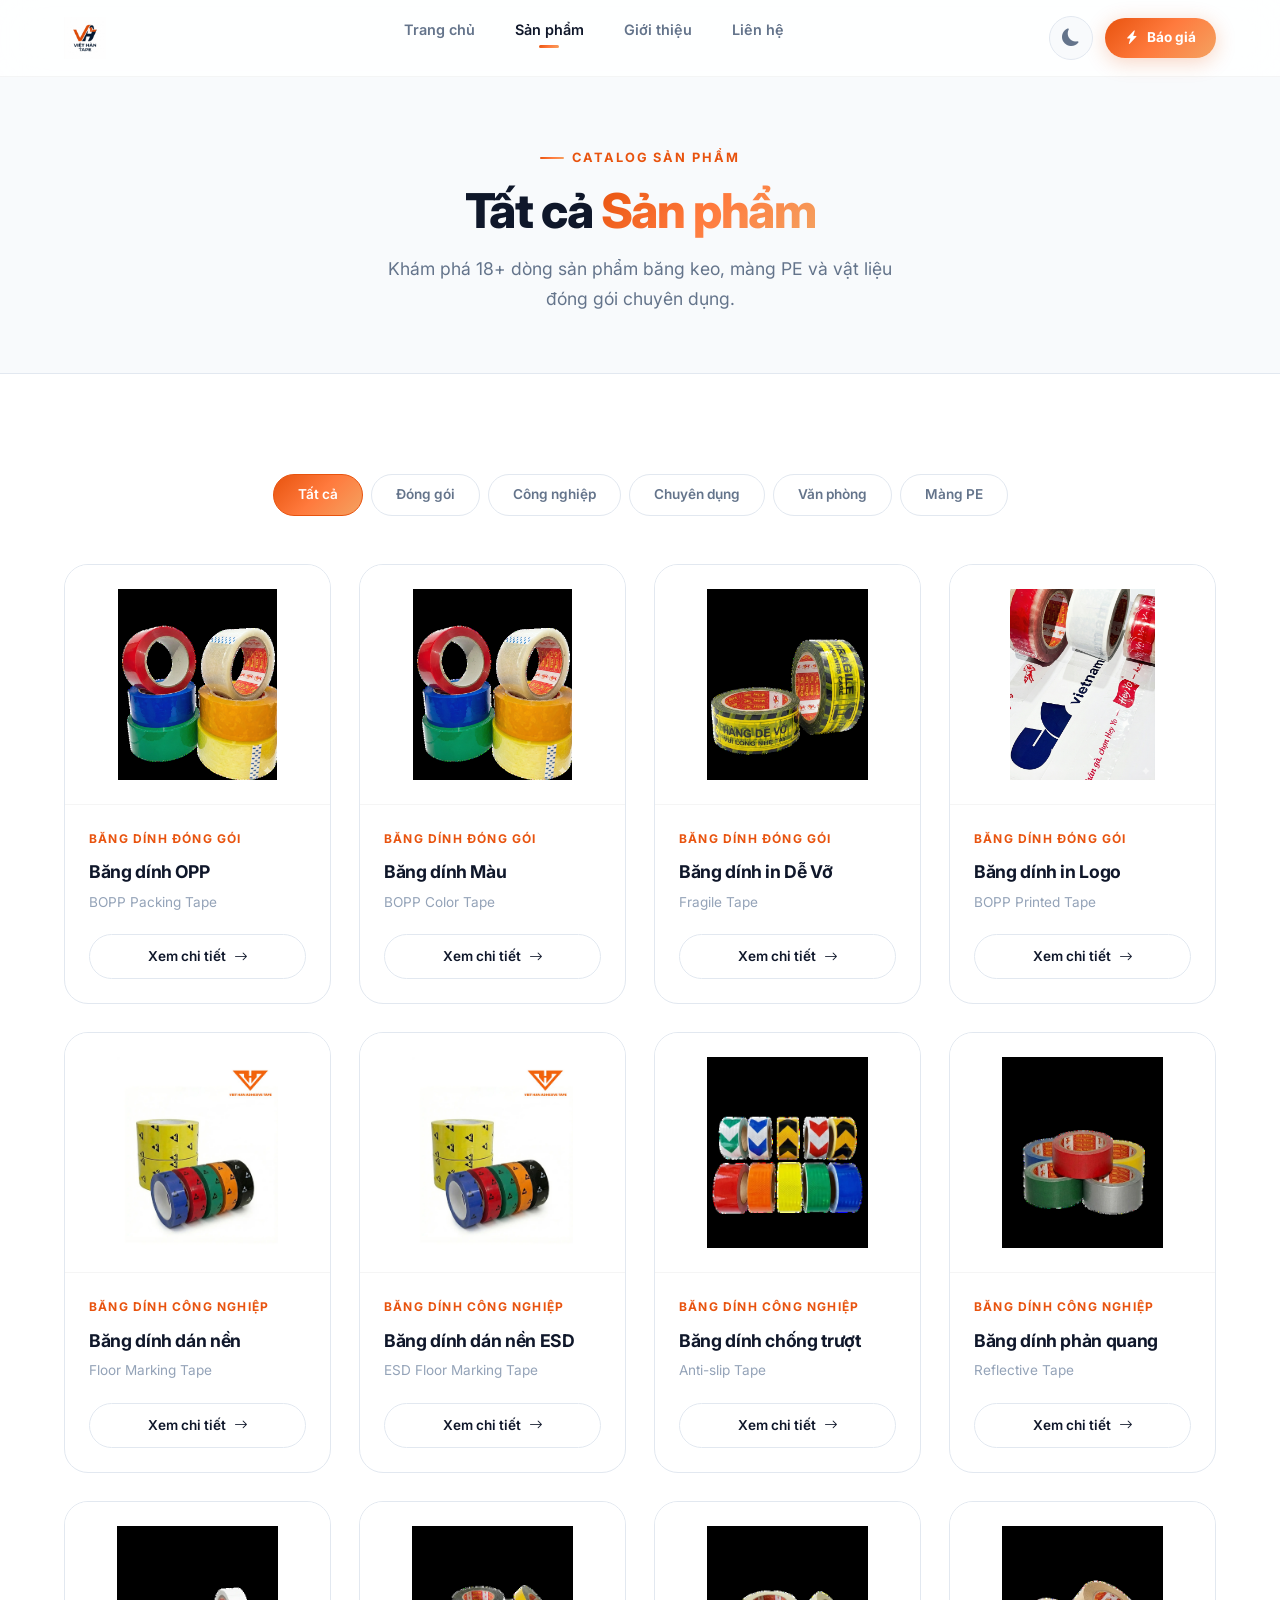
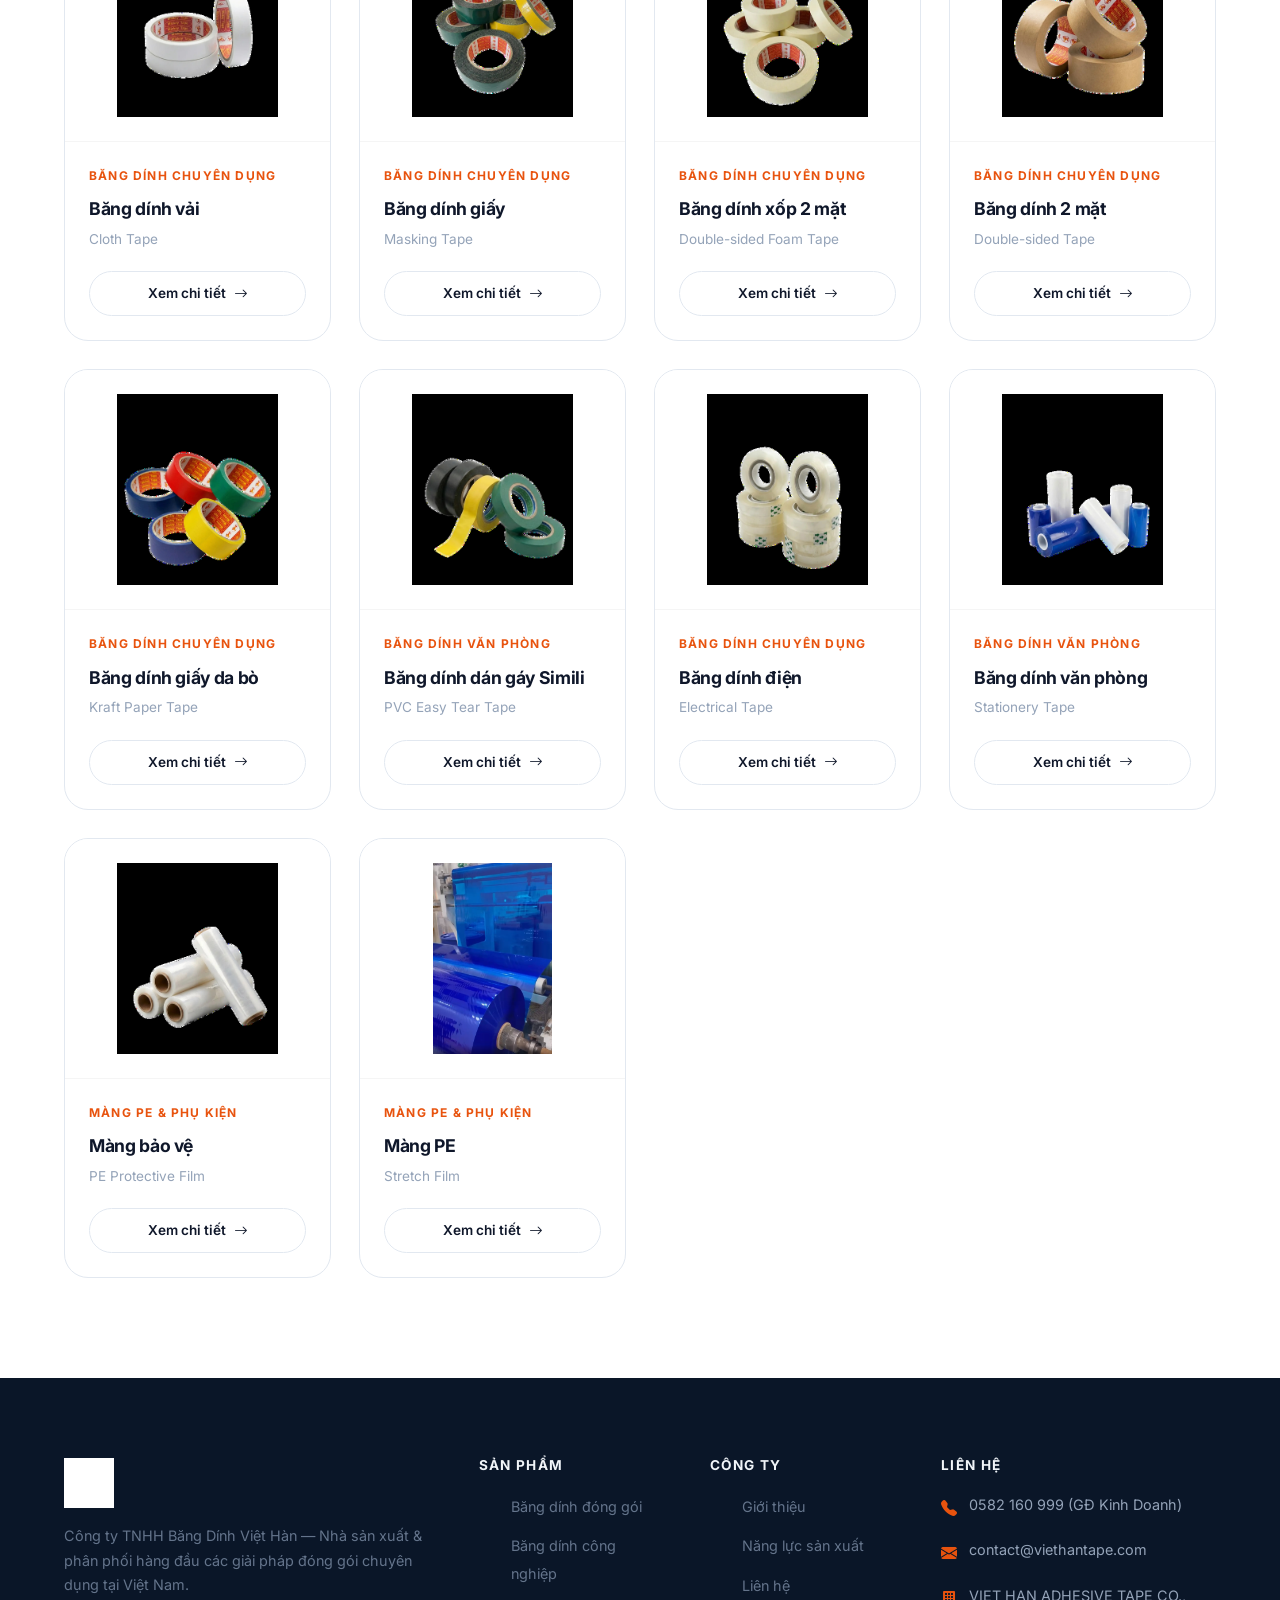
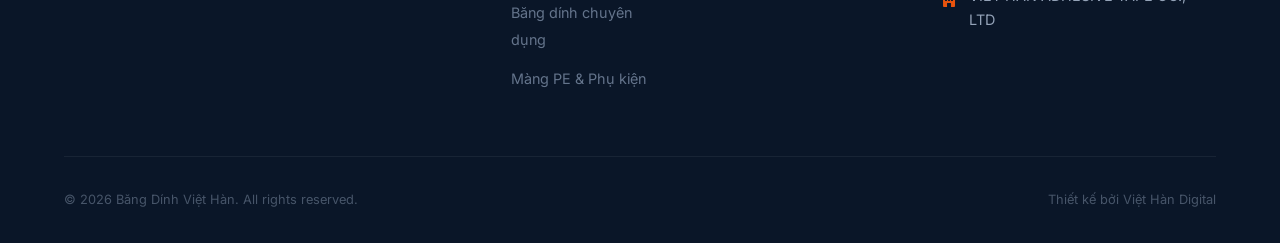
<file: shop.html>
<!DOCTYPE html>
<html lang="vi" data-bs-theme="light">
<head>
  <meta charset="UTF-8">
  <meta name="viewport" content="width=device-width, initial-scale=1.0">
  <title>Sản Phẩm | Băng Dính Việt Hàn</title>
  <meta name="description" content="Khám phá 18+ dòng sản phẩm băng dính, màng PE và vật liệu đóng gói công nghiệp từ Việt Hàn Tape.">

  <link rel="preconnect" href="https://fonts.googleapis.com">
  <link rel="preconnect" href="https://fonts.gstatic.com" crossorigin>
  <link href="https://fonts.googleapis.com/css2?family=Inter:wght@300;400;500;600;700;800;900&display=swap" rel="stylesheet">
  
  <link href="https://cdn.jsdelivr.net/npm/bootstrap@5.3.3/dist/css/bootstrap.min.css" rel="stylesheet">
  <link rel="stylesheet" href="https://cdn.jsdelivr.net/npm/bootstrap-icons@1.11.3/font/bootstrap-icons.min.css">
  <link rel="stylesheet" href="css/main.css?v=3">
</head>
<body>

  <!-- Navbar -->
  <nav class="vh-nav">
    <div class="container">
      <a class="vh-nav__logo" href="index.html">
        <img src="images/logo.png" alt="Việt Hàn Tape">
      </a>
      <ul class="vh-nav__links">
        <li><a href="index.html">Trang chủ</a></li>
        <li><a href="shop.html" class="active">Sản phẩm</a></li>
        <li><a href="about.html">Giới thiệu</a></li>
        <li><a href="contact.html">Liên hệ</a></li>
      </ul>
      <div class="vh-nav__actions">
        <button id="theme-switch" class="vh-theme-toggle" aria-label="Đổi giao diện">
          <i class="bi bi-moon-fill"></i>
        </button>
        <a href="contact.html" class="vh-btn vh-btn--primary vh-btn--sm">
          <i class="bi bi-lightning-charge-fill"></i> Báo giá
        </a>
        <button class="vh-hamburger" aria-label="Menu">
          <span></span><span></span><span></span>
        </button>
      </div>
    </div>
  </nav>
  <div class="vh-nav__mobile">
    <a href="index.html">Trang chủ</a>
    <a href="shop.html">Sản phẩm</a>
    <a href="about.html">Giới thiệu</a>
    <a href="contact.html">Liên hệ</a>
  </div>

  <!-- Page Header -->
  <div class="vh-page-header">
    <div class="container">
      <div class="section-label" style="justify-content: center;">Catalog sản phẩm</div>
      <h1 class="vh-page-header__title">Tất cả <span class="text-gradient">Sản phẩm</span></h1>
      <p class="vh-page-header__desc">Khám phá 18+ dòng sản phẩm băng keo, màng PE và vật liệu đóng gói chuyên dụng.</p>
    </div>
  </div>

  <!-- Shop Content -->
  <section class="vh-section">
    <div class="container">
      
      <!-- Filters -->
      <div class="vh-filters reveal">
        <button class="vh-filter-pill active" data-filter="all">Tất cả</button>
        <button class="vh-filter-pill" data-filter="Băng dính đóng gói">Đóng gói</button>
        <button class="vh-filter-pill" data-filter="Băng dính công nghiệp">Công nghiệp</button>
        <button class="vh-filter-pill" data-filter="Băng dính chuyên dụng">Chuyên dụng</button>
        <button class="vh-filter-pill" data-filter="Băng dính văn phòng">Văn phòng</button>
        <button class="vh-filter-pill" data-filter="Màng PE & Phụ kiện">Màng PE</button>
      </div>

      <!-- Product Grid -->
      <div class="vh-grid vh-grid--4" id="shop-grid">
        <!-- Rendered by main.js -->
      </div>
    </div>
  </section>

  <!-- Footer -->
  <footer class="vh-footer">
    <div class="container">
      <div class="vh-footer__grid">
        <div class="vh-footer__brand">
          <img src="images/logo.png" alt="Việt Hàn Tape">
          <p>Công ty TNHH Băng Dính Việt Hàn — Nhà sản xuất & phân phối hàng đầu các giải pháp đóng gói chuyên dụng tại Việt Nam.</p>
        </div>

        <div>
          <h4>Sản phẩm</h4>
          <ul class="vh-footer__links">
            <li><a href="shop.html">Băng dính đóng gói</a></li>
            <li><a href="shop.html">Băng dính công nghiệp</a></li>
            <li><a href="shop.html">Băng dính chuyên dụng</a></li>
            <li><a href="shop.html">Màng PE & Phụ kiện</a></li>
          </ul>
        </div>

        <div>
          <h4>Công ty</h4>
          <ul class="vh-footer__links">
            <li><a href="about.html">Giới thiệu</a></li>
            <li><a href="about.html">Năng lực sản xuất</a></li>
            <li><a href="contact.html">Liên hệ</a></li>
          </ul>
        </div>

        <div>
          <h4>Liên hệ</h4>
          <div class="vh-footer__contact-item">
            <i class="bi bi-telephone-fill"></i>
            <span>0582 160 999 (GĐ Kinh Doanh)</span>
          </div>
          <div class="vh-footer__contact-item">
            <i class="bi bi-envelope-fill"></i>
            <span>contact@viethantape.com</span>
          </div>
          <div class="vh-footer__contact-item">
            <i class="bi bi-building-fill"></i>
            <span>VIET HAN ADHESIVE TAPE CO., LTD</span>
          </div>
        </div>
      </div>

      <div class="vh-footer__bottom">
        <span>&copy; 2026 Băng Dính Việt Hàn. All rights reserved.</span>
        <span>Thiết kế bởi Việt Hàn Digital</span>
      </div>
    </div>
  </footer>

  <script src="https://cdn.jsdelivr.net/npm/bootstrap@5.3.3/dist/js/bootstrap.bundle.min.js"></script>
  <script src="js/main.js"></script>
</body>
</html>
</file>
<file: css/main.css>
/* ================================================
   VIỆT HÀN TAPE — BESPOKE PREMIUM DESIGN SYSTEM
   ================================================ */

/* === DESIGN TOKENS === */
:root {
  --vh-orange: #E8530E;
  --vh-orange-light: #FF7A3D;
  --vh-coral: #FF6B6B;
  --vh-gold: #F4A261;
  --vh-navy: #0A1628;
  --vh-slate: #1E293B;
  --vh-steel: #334155;
  --vh-mist: #F1F5F9;
  --vh-cloud: #F8FAFC;
  --vh-ink: #0F172A;
  
  --gradient-brand: linear-gradient(135deg, #E8530E 0%, #FF7A3D 50%, #F4A261 100%);
  --gradient-hero: linear-gradient(160deg, #0A1628 0%, #1E293B 40%, #E8530E 100%);
  --gradient-glow: radial-gradient(circle at 50% 50%, rgba(232,83,14,0.15) 0%, transparent 70%);
  --gradient-card: linear-gradient(145deg, rgba(255,255,255,0.05) 0%, rgba(255,255,255,0) 100%);
  
  --font-display: 'Inter', -apple-system, BlinkMacSystemFont, sans-serif;
  --font-body: 'Inter', -apple-system, BlinkMacSystemFont, sans-serif;
  
  --radius-sm: 8px;
  --radius-md: 16px;
  --radius-lg: 24px;
  --radius-xl: 32px;
  --radius-full: 9999px;
  
  --shadow-xs: 0 1px 2px rgba(0,0,0,0.04);
  --shadow-sm: 0 2px 8px rgba(0,0,0,0.06);
  --shadow-md: 0 8px 24px rgba(0,0,0,0.08);
  --shadow-lg: 0 16px 48px rgba(0,0,0,0.12);
  --shadow-glow: 0 0 60px rgba(232,83,14,0.15);
  
  --ease-spring: cubic-bezier(0.175, 0.885, 0.32, 1.275);
  --ease-smooth: cubic-bezier(0.4, 0, 0.2, 1);
  
  /* Light theme vars */
  --bg-primary: #ffffff;
  --bg-secondary: var(--vh-cloud);
  --bg-tertiary: var(--vh-mist);
  --bg-card: #ffffff;
  --bg-nav: rgba(255,255,255,0.85);
  --text-primary: var(--vh-ink);
  --text-secondary: #64748B;
  --text-muted: #94A3B8;
  --border-color: #E2E8F0;
  --border-subtle: rgba(0,0,0,0.04);
}

[data-bs-theme="dark"] {
  --bg-primary: var(--vh-navy);
  --bg-secondary: #0F1D32;
  --bg-tertiary: var(--vh-slate);
  --bg-card: #152238;
  --bg-nav: rgba(10,22,40,0.9);
  --text-primary: #F1F5F9;
  --text-secondary: #94A3B8;
  --text-muted: #64748B;
  --border-color: rgba(255,255,255,0.06);
  --border-subtle: rgba(255,255,255,0.03);
  
  --shadow-sm: 0 2px 8px rgba(0,0,0,0.3);
  --shadow-md: 0 8px 24px rgba(0,0,0,0.4);
  --shadow-lg: 0 16px 48px rgba(0,0,0,0.5);
  --shadow-glow: 0 0 80px rgba(232,83,14,0.2);
}

/* === BASE RESET === */
*, *::before, *::after { box-sizing: border-box; }

html {
  scroll-behavior: smooth;
  -webkit-font-smoothing: antialiased;
  -moz-osx-font-smoothing: grayscale;
}

body {
  font-family: var(--font-body);
  background: var(--bg-primary);
  color: var(--text-primary);
  line-height: 1.7;
  overflow-x: hidden;
  transition: background 0.4s var(--ease-smooth), color 0.4s var(--ease-smooth);
}

/* === TYPOGRAPHY === */
h1, h2, h3, h4, h5, h6 {
  font-family: var(--font-display);
  font-weight: 800;
  letter-spacing: -0.03em;
  line-height: 1.1;
  color: var(--text-primary);
}

.text-gradient {
  background: var(--gradient-brand);
  -webkit-background-clip: text;
  -webkit-text-fill-color: transparent;
  background-clip: text;
}

.section-label {
  display: inline-flex;
  align-items: center;
  gap: 8px;
  font-size: 0.8rem;
  font-weight: 700;
  text-transform: uppercase;
  letter-spacing: 0.15em;
  color: var(--vh-orange);
  margin-bottom: 16px;
}

.section-label::before {
  content: '';
  display: block;
  width: 24px;
  height: 2px;
  background: var(--gradient-brand);
  border-radius: 2px;
}

/* === NAVBAR (Glassmorphism) === */
.vh-nav {
  position: fixed;
  top: 0;
  left: 0;
  right: 0;
  z-index: 1000;
  padding: 16px 0;
  background: var(--bg-nav);
  backdrop-filter: blur(20px) saturate(180%);
  -webkit-backdrop-filter: blur(20px) saturate(180%);
  border-bottom: 1px solid var(--border-subtle);
  transition: all 0.3s var(--ease-smooth);
}

.vh-nav.scrolled {
  padding: 8px 0;
  box-shadow: var(--shadow-sm);
}

.vh-nav .container {
  max-width: 1200px;
  margin: 0 auto;
  padding: 0 24px;
  display: flex;
  align-items: center;
  justify-content: space-between;
}

.vh-nav__logo img {
  height: 42px;
  transition: transform 0.3s var(--ease-spring);
}

.vh-nav__logo:hover img {
  transform: scale(1.05) rotate(-2deg);
}

.vh-nav__links {
  display: flex;
  align-items: center;
  gap: 0;
  list-style: none;
}

.vh-nav__links a {
  position: relative;
  padding: 8px 20px;
  font-size: 0.9rem;
  font-weight: 600;
  color: var(--text-secondary);
  text-decoration: none;
  transition: color 0.3s;
}

.vh-nav__links a:hover,
.vh-nav__links a.active {
  color: var(--text-primary);
}

.vh-nav__links a.active::after {
  content: '';
  position: absolute;
  bottom: -2px;
  left: 50%;
  transform: translateX(-50%);
  width: 20px;
  height: 3px;
  background: var(--gradient-brand);
  border-radius: 3px;
  animation: slideIn 0.3s var(--ease-spring);
}

@keyframes slideIn {
  from { width: 0; opacity: 0; }
  to { width: 20px; opacity: 1; }
}

.vh-nav__actions {
  display: flex;
  align-items: center;
  gap: 12px;
}

/* Theme Toggle */
.vh-theme-toggle {
  position: relative;
  width: 44px;
  height: 44px;
  border-radius: 50%;
  border: 1px solid var(--border-color);
  background: var(--bg-secondary);
  cursor: pointer;
  display: flex;
  align-items: center;
  justify-content: center;
  font-size: 1.1rem;
  color: var(--text-secondary);
  transition: all 0.3s var(--ease-spring);
}

.vh-theme-toggle:hover {
  background: var(--vh-orange);
  border-color: var(--vh-orange);
  color: #fff;
  transform: rotate(15deg) scale(1.05);
  box-shadow: 0 4px 20px rgba(232,83,14,0.3);
}

/* CTA Button */
.vh-btn {
  display: inline-flex;
  align-items: center;
  gap: 8px;
  padding: 12px 28px;
  font-size: 0.9rem;
  font-weight: 700;
  text-decoration: none;
  border-radius: var(--radius-full);
  transition: all 0.3s var(--ease-spring);
  cursor: pointer;
  border: none;
}

.vh-btn--primary {
  background: var(--gradient-brand);
  color: #fff;
  box-shadow: 0 4px 20px rgba(232,83,14,0.25);
}

.vh-btn--primary:hover {
  transform: translateY(-2px) scale(1.02);
  box-shadow: 0 8px 30px rgba(232,83,14,0.35);
  color: #fff;
}

.vh-btn--outline {
  background: transparent;
  color: var(--text-primary);
  border: 2px solid var(--border-color);
}

.vh-btn--outline:hover {
  border-color: var(--vh-orange);
  color: var(--vh-orange);
  transform: translateY(-2px);
}

.vh-btn--lg {
  padding: 16px 36px;
  font-size: 1rem;
}

.vh-btn--sm {
  padding: 8px 20px;
  font-size: 0.85rem;
}

/* Hamburger */
.vh-hamburger {
  display: none;
  flex-direction: column;
  gap: 5px;
  cursor: pointer;
  padding: 8px;
  border: none;
  background: none;
}

.vh-hamburger span {
  display: block;
  width: 24px;
  height: 2px;
  background: var(--text-primary);
  border-radius: 2px;
  transition: all 0.3s var(--ease-smooth);
}

/* === HERO SECTION === */
.vh-hero {
  position: relative;
  min-height: 100vh;
  display: flex;
  align-items: center;
  padding: 140px 0 100px;
  overflow: hidden;
}

.vh-hero__bg {
  position: absolute;
  inset: 0;
  z-index: -1;
  overflow: hidden;
}

.vh-hero__blob {
  position: absolute;
  border-radius: 50%;
  filter: blur(80px);
  opacity: 0.5;
  animation: blobFloat 8s ease-in-out infinite;
}

.vh-hero__blob--1 {
  width: 500px;
  height: 500px;
  background: rgba(232,83,14,0.12);
  top: -10%;
  right: -5%;
  animation-delay: 0s;
}

.vh-hero__blob--2 {
  width: 350px;
  height: 350px;
  background: rgba(244,162,97,0.1);
  bottom: 10%;
  left: -5%;
  animation-delay: -3s;
}

.vh-hero__blob--3 {
  width: 200px;
  height: 200px;
  background: rgba(255,107,107,0.08);
  top: 40%;
  left: 30%;
  animation-delay: -5s;
}

@keyframes blobFloat {
  0%, 100% { transform: translate(0, 0) scale(1); }
  33% { transform: translate(30px, -20px) scale(1.05); }
  66% { transform: translate(-20px, 20px) scale(0.95); }
}

.vh-hero .container {
  max-width: 1200px;
  margin: 0 auto;
  padding: 0 24px;
}

.vh-hero__grid {
  display: grid;
  grid-template-columns: 1fr 1fr;
  gap: 80px;
  align-items: center;
}

.vh-hero__badge {
  display: inline-flex;
  align-items: center;
  gap: 8px;
  padding: 6px 16px;
  background: rgba(232,83,14,0.08);
  border: 1px solid rgba(232,83,14,0.15);
  border-radius: var(--radius-full);
  font-size: 0.8rem;
  font-weight: 600;
  color: var(--vh-orange);
  margin-bottom: 24px;
  letter-spacing: 0.05em;
}

.vh-hero__badge i {
  font-size: 0.65rem;
  animation: pulse 2s ease-in-out infinite;
}

@keyframes pulse {
  0%, 100% { opacity: 1; }
  50% { opacity: 0.4; }
}

.vh-hero__title {
  font-size: clamp(2.5rem, 5vw, 4rem);
  margin-bottom: 24px;
  line-height: 1.05;
}

.vh-hero__desc {
  font-size: 1.15rem;
  color: var(--text-secondary);
  margin-bottom: 40px;
  max-width: 500px;
  line-height: 1.8;
}

.vh-hero__actions {
  display: flex;
  gap: 16px;
  flex-wrap: wrap;
  margin-bottom: 60px;
}

.vh-hero__stats {
  display: flex;
  gap: 48px;
}

.vh-hero__stat {
  text-align: left;
}

.vh-hero__stat-number {
  font-size: 2.5rem;
  font-weight: 800;
  letter-spacing: -0.04em;
  line-height: 1;
  background: var(--gradient-brand);
  -webkit-background-clip: text;
  -webkit-text-fill-color: transparent;
  background-clip: text;
}

.vh-hero__stat-label {
  font-size: 0.85rem;
  color: var(--text-muted);
  margin-top: 4px;
  font-weight: 500;
}

.vh-hero__visual {
  position: relative;
}

.vh-hero__img-wrapper {
  position: relative;
  border-radius: var(--radius-xl);
  overflow: hidden;
  box-shadow: var(--shadow-lg);
  transition: transform 0.5s var(--ease-smooth);
}

.vh-hero__img-wrapper:hover {
  transform: scale(1.02);
}

.vh-hero__img-wrapper::before {
  content: '';
  position: absolute;
  inset: 0;
  background: linear-gradient(180deg, transparent 60%, rgba(10,22,40,0.4) 100%);
  z-index: 1;
  border-radius: inherit;
}

.vh-hero__img-wrapper img {
  width: 100%;
  height: 520px;
  object-fit: cover;
  display: block;
}

.vh-hero__floating-card {
  position: absolute;
  bottom: -20px;
  left: -30px;
  background: var(--bg-card);
  border: 1px solid var(--border-color);
  border-radius: var(--radius-md);
  padding: 16px 24px;
  box-shadow: var(--shadow-md);
  display: flex;
  align-items: center;
  gap: 12px;
  z-index: 2;
  animation: floatUp 3s ease-in-out infinite;
}

@keyframes floatUp {
  0%, 100% { transform: translateY(0); }
  50% { transform: translateY(-8px); }
}

.vh-hero__floating-icon {
  width: 44px;
  height: 44px;
  border-radius: 12px;
  background: var(--gradient-brand);
  display: flex;
  align-items: center;
  justify-content: center;
  color: #fff;
  font-size: 1.2rem;
}

.vh-hero__floating-text strong {
  display: block;
  font-size: 0.9rem;
}

.vh-hero__floating-text span {
  font-size: 0.75rem;
  color: var(--text-muted);
}

/* === PRODUCT CARDS === */
.vh-product-card {
  position: relative;
  background: var(--bg-card);
  border: 1px solid var(--border-color);
  border-radius: var(--radius-lg);
  overflow: hidden;
  transition: all 0.4s var(--ease-spring);
  height: 100%;
  display: flex;
  flex-direction: column;
}

.vh-product-card::before {
  content: '';
  position: absolute;
  top: 0;
  left: 0;
  right: 0;
  height: 3px;
  background: var(--gradient-brand);
  transform: scaleX(0);
  transform-origin: left;
  transition: transform 0.4s var(--ease-smooth);
}

.vh-product-card:hover {
  transform: translateY(-12px);
  box-shadow: var(--shadow-lg);
  border-color: rgba(232,83,14,0.2);
}

.vh-product-card:hover::before {
  transform: scaleX(1);
}

.vh-product-card__img {
  height: 240px;
  background: var(--bg-card);
  display: flex;
  align-items: center;
  justify-content: center;
  padding: 24px;
  border-bottom: 1px solid var(--border-subtle);
  overflow: hidden;
}

.vh-product-card__img img {
  max-height: 100%;
  max-width: 100%;
  object-fit: contain;
  transition: transform 0.5s var(--ease-smooth);
}

.vh-product-card:hover .vh-product-card__img img {
  transform: scale(1.08);
}

.vh-product-card__body {
  padding: 24px;
  flex: 1;
  display: flex;
  flex-direction: column;
}

.vh-product-card__cat {
  font-size: 0.75rem;
  font-weight: 700;
  text-transform: uppercase;
  letter-spacing: 0.1em;
  color: var(--vh-orange);
  margin-bottom: 8px;
}

.vh-product-card__title {
  font-size: 1.1rem;
  font-weight: 700;
  margin-bottom: 4px;
  letter-spacing: -0.02em;
}

.vh-product-card__subtitle {
  font-size: 0.85rem;
  color: var(--text-muted);
  margin-bottom: 20px;
}

.vh-product-card__btn {
  display: inline-flex;
  align-items: center;
  justify-content: center;
  gap: 8px;
  margin-top: auto;
  padding: 10px 24px;
  border-radius: var(--radius-full);
  border: 1.5px solid var(--border-color);
  background: transparent;
  color: var(--text-primary);
  font-size: 0.85rem;
  font-weight: 600;
  text-decoration: none;
  transition: all 0.3s var(--ease-spring);
}

.vh-product-card__btn:hover {
  background: var(--gradient-brand);
  border-color: var(--vh-orange);
  color: #fff;
  transform: translateY(-1px);
}

.vh-product-card__btn i {
  transition: transform 0.3s;
}

.vh-product-card__btn:hover i {
  transform: translateX(4px);
}

/* === SECTIONS === */
.vh-section {
  padding: 100px 0;
  position: relative;
}

.vh-section .container {
  max-width: 1200px;
  margin: 0 auto;
  padding: 0 24px;
}

.vh-section--alt {
  background: var(--bg-secondary);
}

.vh-section__header {
  text-align: center;
  max-width: 600px;
  margin: 0 auto 64px;
}

.vh-section__title {
  font-size: clamp(1.8rem, 3.5vw, 2.5rem);
  margin-bottom: 16px;
}

.vh-section__desc {
  font-size: 1.1rem;
  color: var(--text-secondary);
  line-height: 1.7;
}

/* Product Grid */
.vh-grid {
  display: grid;
  gap: 28px;
}

.vh-grid--3 {
  grid-template-columns: repeat(3, 1fr);
}

.vh-grid--4 {
  grid-template-columns: repeat(4, 1fr);
}

/* Split Grids (Responsive) */
.vh-split-grid {
  display: grid;
  grid-template-columns: 1fr 1fr;
  gap: 64px;
  align-items: start;
}

.vh-split-grid--contact {
  display: grid;
  grid-template-columns: 5fr 7fr;
  gap: 64px;
  align-items: start;
}

.vh-split-grid--about {
  display: grid;
  grid-template-columns: 1fr 1fr;
  gap: 80px;
  align-items: center;
}

.vh-stats-grid {
  display: grid;
  grid-template-columns: repeat(4, 1fr);
  gap: 32px;
  text-align: center;
}

.vh-form-grid,
.vh-specs-grid {
  display: grid;
  grid-template-columns: 1fr 1fr;
  gap: 16px;
}

/* === ABOUT / VALUE PROPS === */
.vh-value-card {
  text-align: center;
  padding: 40px 24px;
  background: var(--bg-card);
  border: 1px solid var(--border-color);
  border-radius: var(--radius-lg);
  transition: all 0.4s var(--ease-spring);
}

.vh-value-card:hover {
  transform: translateY(-8px);
  box-shadow: var(--shadow-md);
  border-color: rgba(232,83,14,0.2);
}

.vh-value-card__icon {
  width: 64px;
  height: 64px;
  margin: 0 auto 20px;
  background: rgba(232,83,14,0.08);
  border-radius: var(--radius-md);
  display: flex;
  align-items: center;
  justify-content: center;
  font-size: 1.6rem;
  color: var(--vh-orange);
  transition: all 0.3s var(--ease-spring);
}

.vh-value-card:hover .vh-value-card__icon {
  background: var(--gradient-brand);
  color: #fff;
  transform: scale(1.1) rotate(5deg);
}

.vh-value-card__title {
  font-size: 1rem;
  font-weight: 700;
  margin-bottom: 8px;
}

.vh-value-card__desc {
  font-size: 0.85rem;
  color: var(--text-secondary);
  line-height: 1.6;
}

/* === FOOTER === */
.vh-footer {
  background: var(--vh-navy);
  color: #94A3B8;
  padding: 80px 0 32px;
}

.vh-footer .container {
  max-width: 1200px;
  margin: 0 auto;
  padding: 0 24px;
}

.vh-footer__grid {
  display: grid;
  grid-template-columns: 2fr 1fr 1fr 1.5fr;
  gap: 48px;
  margin-bottom: 48px;
}

.vh-footer__brand img {
  height: 50px;
  margin-bottom: 16px;
  filter: brightness(0) invert(1);
}

.vh-footer__brand p {
  font-size: 0.9rem;
  line-height: 1.7;
  color: #64748B;
}

.vh-footer h4 {
  font-size: 0.85rem;
  font-weight: 700;
  text-transform: uppercase;
  letter-spacing: 0.1em;
  color: #F1F5F9;
  margin-bottom: 20px;
}

.vh-footer__links {
  list-style: none;
  display: flex;
  flex-direction: column;
  gap: 12px;
}

.vh-footer__links a {
  font-size: 0.9rem;
  color: #64748B;
  text-decoration: none;
  transition: color 0.3s, padding-left 0.3s;
}

.vh-footer__links a:hover {
  color: var(--vh-orange);
  padding-left: 4px;
}

.vh-footer__contact-item {
  display: flex;
  align-items: flex-start;
  gap: 12px;
  margin-bottom: 16px;
  font-size: 0.9rem;
}

.vh-footer__contact-item i {
  color: var(--vh-orange);
  font-size: 1rem;
  margin-top: 2px;
}

.vh-footer__bottom {
  padding-top: 32px;
  border-top: 1px solid rgba(255,255,255,0.06);
  display: flex;
  justify-content: space-between;
  align-items: center;
  font-size: 0.8rem;
  color: #475569;
}

/* === ANIMATIONS === */
.reveal {
  opacity: 0;
  transform: translateY(40px);
  transition: opacity 0.8s var(--ease-smooth), transform 0.8s var(--ease-smooth);
}

.reveal.visible {
  opacity: 1;
  transform: translateY(0);
}

.reveal-left {
  opacity: 0;
  transform: translateX(-40px);
  transition: opacity 0.8s var(--ease-smooth), transform 0.8s var(--ease-smooth);
}

.reveal-left.visible {
  opacity: 1;
  transform: translateX(0);
}

.reveal-right {
  opacity: 0;
  transform: translateX(40px);
  transition: opacity 0.8s var(--ease-smooth), transform 0.8s var(--ease-smooth);
}

.reveal-right.visible {
  opacity: 1;
  transform: translateX(0);
}

/* Stagger children */
.stagger-children > * {
  opacity: 0;
  transform: translateY(30px);
  transition: opacity 0.6s var(--ease-smooth), transform 0.6s var(--ease-smooth);
}

.stagger-children.visible > *:nth-child(1) { transition-delay: 0s; }
.stagger-children.visible > *:nth-child(2) { transition-delay: 0.1s; }
.stagger-children.visible > *:nth-child(3) { transition-delay: 0.2s; }
.stagger-children.visible > *:nth-child(4) { transition-delay: 0.3s; }
.stagger-children.visible > *:nth-child(5) { transition-delay: 0.4s; }
.stagger-children.visible > *:nth-child(6) { transition-delay: 0.5s; }

.stagger-children.visible > * {
  opacity: 1;
  transform: translateY(0);
}

/* === CUSTOM SCROLLBAR === */
::-webkit-scrollbar { width: 6px; }
::-webkit-scrollbar-track { background: var(--bg-primary); }
::-webkit-scrollbar-thumb {
  background: var(--gradient-brand);
  border-radius: 3px;
}

/* === RESPONSIVE === */
@media (max-width: 1024px) {
  .vh-hero__grid {
    grid-template-columns: 1fr;
    gap: 48px;
    text-align: center;
  }
  
  .vh-hero__desc { max-width: 100%; margin-left: auto; margin-right: auto; }
  .vh-hero__actions { justify-content: center; }
  .vh-hero__stats { justify-content: center; }
  
  .vh-grid--3 { grid-template-columns: repeat(2, 1fr); }
  .vh-grid--4 { grid-template-columns: repeat(2, 1fr); }
  
  .vh-split-grid,
  .vh-split-grid--contact,
  .vh-split-grid--about {
    grid-template-columns: 1fr;
    gap: 48px;
  }
  
  .vh-footer__grid { grid-template-columns: 1fr 1fr; gap: 32px; }
}

.vh-nav__mobile {
  display: none;
}

@media (max-width: 768px) {
  .vh-nav__links { display: none; }
  .vh-hamburger { display: flex; }
  
  .vh-nav__mobile {
    position: fixed;
    top: 0;
    left: 0;
    right: 0;
    bottom: 0;
    background: var(--bg-primary);
    z-index: 999;
    display: flex;
    flex-direction: column;
    align-items: center;
    justify-content: center;
    gap: 24px;
    opacity: 0;
    pointer-events: none;
    transition: opacity 0.3s var(--ease-smooth);
  }
  
  .vh-nav__mobile.active {
    opacity: 1;
    pointer-events: all;
  }
  
  .vh-nav__mobile a {
    font-size: 1.5rem;
    font-weight: 700;
    color: var(--text-primary);
    text-decoration: none;
  }

  
  .vh-hero { min-height: auto; padding: 120px 0 60px; }
  .vh-hero__grid { gap: 32px; }
  .vh-hero__title { font-size: 2.2rem; }
  .vh-hero__stats { gap: 24px; }
  .vh-hero__stat-number { font-size: 1.8rem; }
  .vh-hero__img-wrapper img { height: 300px; }
  .vh-hero__floating-card { display: none; }
  
  .vh-grid--3, .vh-grid--4 { grid-template-columns: 1fr; }
  .vh-section { padding: 60px 0; }
  
  .vh-stats-grid { grid-template-columns: repeat(2, 1fr); gap: 16px; }
  .vh-form-grid, .vh-specs-grid { grid-template-columns: 1fr; }
  
  .vh-footer__grid { grid-template-columns: 1fr; }
}

/* === FILTER PILLS === */
.vh-filters {
  display: flex;
  justify-content: center;
  flex-wrap: wrap;
  gap: 8px;
  margin-bottom: 48px;
}

.vh-filter-pill {
  padding: 8px 24px;
  border-radius: var(--radius-full);
  border: 1.5px solid var(--border-color);
  background: transparent;
  color: var(--text-secondary);
  font-size: 0.85rem;
  font-weight: 600;
  cursor: pointer;
  transition: all 0.3s var(--ease-spring);
}

.vh-filter-pill:hover {
  border-color: var(--vh-orange);
  color: var(--vh-orange);
}

.vh-filter-pill.active {
  background: var(--gradient-brand);
  border-color: var(--vh-orange);
  color: #fff;
}

/* === PAGE HEADERS === */
.vh-page-header {
  padding: 140px 0 60px;
  text-align: center;
  background: var(--bg-secondary);
  border-bottom: 1px solid var(--border-color);
}

.vh-page-header .container {
  max-width: 1200px;
  margin: 0 auto;
  padding: 0 24px;
}

.vh-page-header__title {
  font-size: clamp(2rem, 4vw, 3rem);
  margin-bottom: 16px;
}

.vh-page-header__desc {
  font-size: 1.1rem;
  color: var(--text-secondary);
  max-width: 550px;
  margin: 0 auto;
}

/* === CONTACT FORM === */
.vh-input {
  width: 100%;
  padding: 14px 20px;
  border: 1.5px solid var(--border-color);
  border-radius: var(--radius-md);
  background: var(--bg-secondary);
  color: var(--text-primary);
  font-size: 0.95rem;
  font-family: var(--font-body);
  transition: all 0.3s var(--ease-smooth);
  outline: none;
}

.vh-input:focus {
  border-color: var(--vh-orange);
  box-shadow: 0 0 0 4px rgba(232,83,14,0.1);
}

.vh-input::placeholder {
  color: var(--text-muted);
}

textarea.vh-input {
  resize: vertical;
  min-height: 120px;
}

/* === UTILITIES & NEW COMPONENTS === */
.vh-icon-box {
  width: 44px;
  height: 44px;
  border-radius: 12px;
  background: rgba(232,83,14,0.15);
  display: flex;
  align-items: center;
  justify-content: center;
  color: var(--vh-orange);
  font-size: 1.1rem;
  flex-shrink: 0;
}

.vh-icon-box--sm {
  width: 36px;
  height: 36px;
  border-radius: 10px;
  background: rgba(232,83,14,0.1);
  font-size: 1rem;
}

.vh-contact-card {
  background: var(--vh-navy);
  border-radius: var(--radius-xl);
  padding: 48px 36px;
  color: #F1F5F9;
}

.vh-badge {
  display: inline-flex;
  padding: 6px 16px;
  background: rgba(232,83,14,0.08);
  border: 1px solid rgba(232,83,14,0.15);
  border-radius: var(--radius-full);
  font-size: 0.8rem;
  font-weight: 600;
  color: var(--vh-orange);
}

.vh-cta-box {
  background: var(--bg-card);
  border: 2px solid rgba(232,83,14,0.15);
  border-radius: var(--radius-lg);
  padding: 28px;
}
</file>
